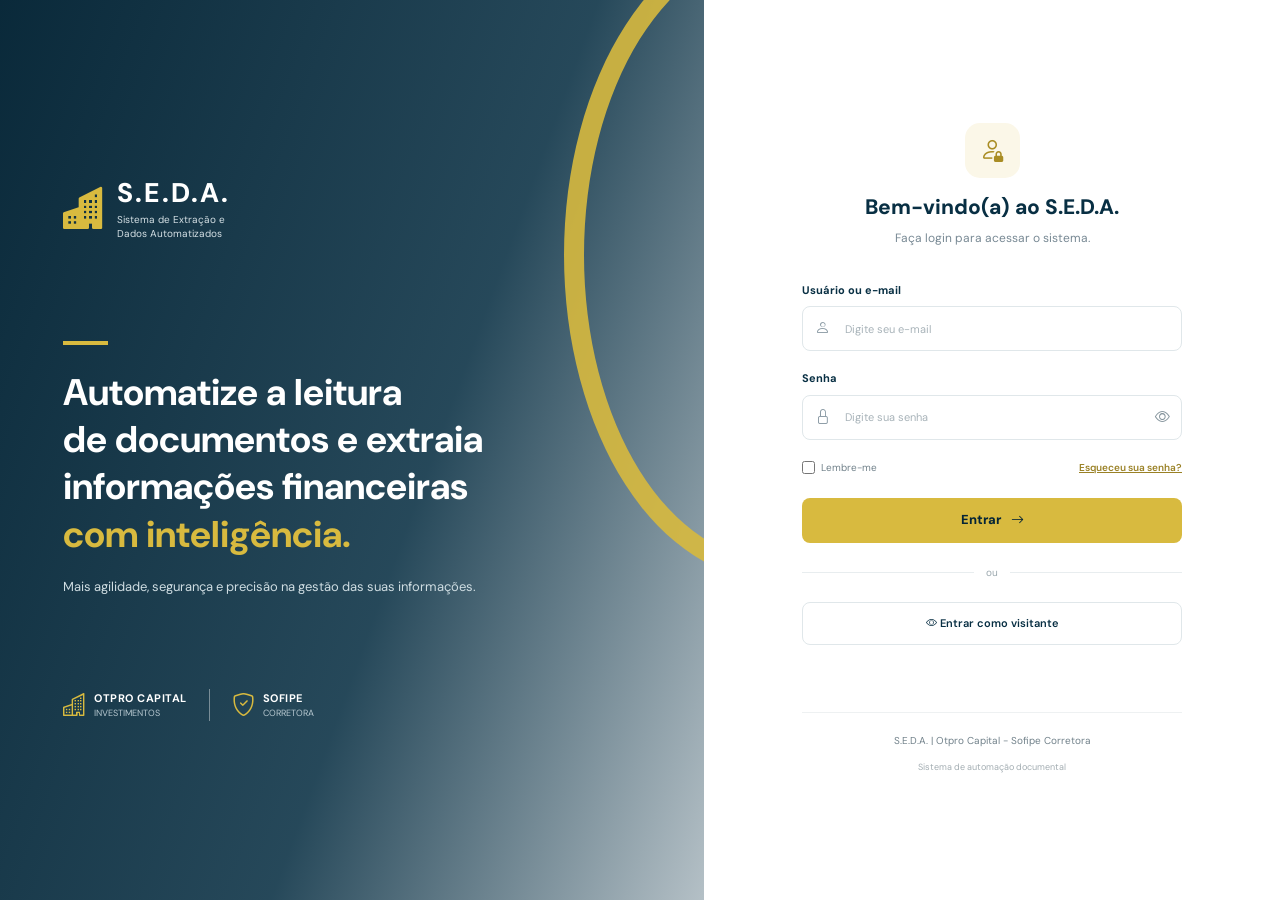
<file: frontend/index.html>
<!DOCTYPE html>
<html lang="pt-BR">

<head>
    <meta charset="UTF-8">
    <meta name="viewport" content="width=device-width, initial-scale=1.0">

    <title>S.E.D.A. | Acesso ao Sistema</title>

    <!-- Bootstrap -->
    <link href="https://cdn.jsdelivr.net/npm/bootstrap@5.3.3/dist/css/bootstrap.min.css" rel="stylesheet">

    <!-- Bootstrap Icons -->
    <link href="https://cdn.jsdelivr.net/npm/bootstrap-icons@1.11.3/font/bootstrap-icons.min.css" rel="stylesheet">

    <!-- Google Fonts -->
    <link rel="preconnect" href="https://fonts.googleapis.com">
    <link href="https://fonts.googleapis.com/css2?family=DM+Sans:wght@400;500;600;700;800&display=swap" rel="stylesheet">

    <!-- CSS -->
    <link rel="stylesheet" href="./css/style.css">
</head>

<body>

    <main class="login-container">

        <!-- LADO ESQUERDO -->
        <section class="brand-section">

            <div class="brand-content">

                <div class="brand-logo">
                    <div class="logo-icon">
                        <i class="bi bi-buildings-fill"></i>
                    </div>

                    <div>
                        <h2>S.E.D.A.</h2>
                        <p>Sistema de Extração e<br>Dados Automatizados</p>
                    </div>
                </div>

                <div class="brand-message">
                    <span class="gold-line"></span>

                    <h1>
                        Automatize a leitura<br>
                        de documentos e extraia<br>
                        informações financeiras<br>
                        <span>com inteligência.</span>
                    </h1>

                    <p>
                        Mais agilidade, segurança e precisão
                        na gestão das suas informações.
                    </p>
                </div>

                <div class="brand-companies">
                    <div class="company-name">
                        <i class="bi bi-buildings"></i>
                        <span>
                            <strong>OTPRO CAPITAL</strong>
                            <small>Investimentos</small>
                        </span>
                    </div>

                    <div class="company-divider"></div>

                    <div class="company-name">
                        <i class="bi bi-shield-check"></i>
                        <span>
                            <strong>SOFIPE</strong>
                            <small>Corretora</small>
                        </span>
                    </div>
                </div>

            </div>

            <div class="image-overlay"></div>

        </section>


        <!-- LADO DIREITO -->
        <section class="form-section">

            <div class="login-card">

                <div class="mobile-logo">
                    <i class="bi bi-buildings-fill"></i>
                    <strong>S.E.D.A.</strong>
                </div>

                <div class="login-heading">

                    <div class="welcome-icon">
                        <i class="bi bi-person-lock"></i>
                    </div>

                    <h2>Bem-vindo(a) ao S.E.D.A.</h2>

                    <p>
                        Faça login para acessar o sistema.
                    </p>

                </div>


                <!-- FORMULÁRIO -->
                <form id="loginForm">

                    <div class="form-group">

                        <label for="email">
                            Usuário ou e-mail
                        </label>

                        <div class="input-container">

                            <i class="bi bi-person"></i>

                            <input
                                type="email"
                                id="email"
                                placeholder="Digite seu e-mail"
                                required
                            >

                        </div>

                    </div>


                    <div class="form-group">

                        <label for="password">
                            Senha
                        </label>

                        <div class="input-container">

                            <i class="bi bi-lock"></i>

                            <input
                                type="password"
                                id="password"
                                placeholder="Digite sua senha"
                                required
                            >

                            <button
                                type="button"
                                class="password-toggle"
                                id="togglePassword"
                                aria-label="Mostrar senha"
                            >
                                <i class="bi bi-eye"></i>
                            </button>

                        </div>

                    </div>


                    <div class="login-options">

                        <label class="remember-label">
                            <input type="checkbox" id="remember">
                            <span>Lembre-me</span>
                        </label>

                        <a href="#" id="forgotPassword">
                            Esqueceu sua senha?
                        </a>

                    </div>


                    <button type="submit" class="btn-login">
                        Entrar
                        <i class="bi bi-arrow-right"></i>
                    </button>


                    <div class="divider">
                        <span>ou</span>
                    </div>


                    <button
                        type="button"
                        class="btn-guest"
                        id="guestButton"
                    >
                        <i class="bi bi-eye"></i>
                        Entrar como visitante
                    </button>


                    <div class="login-message" id="loginMessage"></div>

                </form>


                <div class="login-footer">

                    <p>
                        S.E.D.A. | Otpro Capital - Sofipe Corretora
                    </p>

                    <span>
                        Sistema de automação documental
                    </span>

                </div>

            </div>

        </section>

    </main>


    <!-- JAVASCRIPT -->
    <script src="./js/script.js"></script>

</body>
</html>
</file>
<file: frontend/css/style.css>
/* =====================================
   ESTILOS DA TELA DE LOGIN
===================================== */

* {
    margin: 0;
    padding: 0;
    box-sizing: border-box;
}

:root {
    --navy: #082F43;
    --navy-dark: #052536;
    --navy-light: #174A61;

    --gold: #D8BA3F;
    --gold-light: #E8D477;

    --white: #FFFFFF;
    --gray: #788994;
}

body {
    font-family: "DM Sans", sans-serif;
    background: #F2F5F6;
    min-height: 100vh;
}


/* =====================================
   ESTRUTURA PRINCIPAL
===================================== */

.login-container {
    width: 100%;
    min-height: 100vh;

    display: grid;
    grid-template-columns: 1.1fr 0.9fr;

    background: white;
}


/* =====================================
   LADO ESQUERDO
===================================== */

.brand-section {
    position: relative;
    overflow: hidden;

    display: flex;
    align-items: center;

    padding: 55px 9%;

    color: white;

    background:
        linear-gradient(
            110deg,
            rgba(5, 37, 54, 0.98),
            rgba(8, 47, 67, 0.88) 58%,
            rgba(8, 47, 67, 0.3)
        ),
        url("https://images.unsplash.com/photo-1521737711867-e3b97375f902?auto=format&fit=crop&w=1400&q=85");

    background-position: center;
    background-size: cover;
}


/* Detalhe dourado */

.brand-section::before {
    content: "";

    position: absolute;

    width: 420px;
    height: 650px;

    right: -280px;
    top: -70px;

    border: 20px solid var(--gold);

    border-radius: 50%;

    opacity: 0.9;
}


/* CONTEÚDO */

.brand-content {
    position: relative;
    z-index: 2;

    width: 100%;
    max-width: 520px;
}


/* LOGO */

.brand-logo {
    display: flex;
    align-items: center;
    gap: 12px;

    margin-bottom: 100px;
}

.logo-icon {
    font-size: 42px;
    color: var(--gold);
}

.brand-logo h2 {
    font-size: 27px;
    font-weight: 800;
    letter-spacing: 2px;
    margin: 0;
}

.brand-logo p {
    font-size: 10px;
    line-height: 1.4;
    color: #D5E0E5;
    margin: 3px 0 0;
}


/* TEXTO PRINCIPAL */

.brand-message {
    max-width: 450px;
}

.gold-line {
    display: block;

    width: 45px;
    height: 4px;

    background: var(--gold);

    margin-bottom: 24px;
}

.brand-message h1 {
    font-size: clamp(24px, 3vw, 37px);
    font-weight: 700;
    line-height: 1.28;
}

.brand-message h1 span {
    color: var(--gold);
}

.brand-message p {
    color: #CFDDE2;
    font-size: 13px;
    margin-top: 18px;
    line-height: 1.7;
}


/* EMPRESAS */

.brand-companies {
    display: flex;
    align-items: center;
    gap: 22px;

    margin-top: 90px;
}

.company-name {
    display: flex;
    align-items: center;
    gap: 8px;
}

.company-name i {
    font-size: 23px;
    color: var(--gold);
}

.company-name strong,
.company-name small {
    display: block;
}

.company-name strong {
    font-size: 11px;
    letter-spacing: 0.5px;
}

.company-name small {
    font-size: 9px;
    color: #B7C8D0;
    text-transform: uppercase;
}

.company-divider {
    width: 1px;
    height: 32px;
    background: rgba(255,255,255,.4);
}


/* =====================================
   LADO DIREITO
===================================== */

.form-section {
    display: flex;
    align-items: center;
    justify-content: center;

    padding: 40px 25px;

    background: #FFFFFF;
}

.login-card {
    width: 100%;
    max-width: 380px;
}


/* CABEÇALHO DO LOGIN */

.login-heading {
    text-align: center;
    margin-bottom: 35px;
}

.welcome-icon {
    width: 55px;
    height: 55px;

    margin: 0 auto 17px;

    display: grid;
    place-items: center;

    border-radius: 15px;

    background: #FBF7E8;
    color: #A98D24;

    font-size: 25px;
}

.login-heading h2 {
    color: var(--navy);
    font-size: 21px;
    font-weight: 800;
}

.login-heading p {
    color: var(--gray);
    font-size: 12px;
}


/* =====================================
   CAMPOS DO FORMULÁRIO
===================================== */

.form-group {
    margin-bottom: 19px;
}

.form-group label {
    display: block;
    font-size: 11px;
    font-weight: 700;
    color: var(--navy);
    margin-bottom: 8px;
}

.input-container {
    position: relative;
    display: flex;
    align-items: center;
}

.input-container > i {
    position: absolute;
    left: 13px;

    color: #8A9AA4;
    font-size: 15px;
}

.input-container input {
    width: 100%;
    height: 45px;

    padding: 0 42px;

    border: 1px solid #E0E7EA;
    border-radius: 8px;

    outline: none;

    font-size: 12px;
    color: var(--navy);

    transition: 0.2s;
}

.input-container input:focus {
    border-color: var(--gold);
    box-shadow: 0 0 0 3px rgba(216,186,63,.12);
}

.input-container input::placeholder {
    color: #A8B3B9;
    font-size: 11px;
}


/* MOSTRAR SENHA */

.password-toggle {
    position: absolute;
    right: 12px;

    border: none;
    background: transparent;

    color: #87969E;
    font-size: 15px;
}


/* =====================================
   OPÇÕES DE LOGIN
===================================== */

.login-options {
    display: flex;
    justify-content: space-between;
    align-items: center;

    margin: 20px 0 23px;

    font-size: 10px;
}

.remember-label {
    display: flex;
    align-items: center;
    gap: 6px;

    color: #71818A;
}

.remember-label input {
    accent-color: var(--gold);
}

.login-options a {
    color: #9A8125;
    font-weight: 600;
}


/* =====================================
   BOTÕES
===================================== */

.btn-login {
    width: 100%;
    height: 45px;

    border: none;
    border-radius: 8px;

    background: var(--gold);
    color: var(--navy-dark);

    font-size: 13px;
    font-weight: 800;

    display: flex;
    justify-content: center;
    align-items: center;
    gap: 10px;

    cursor: pointer;

    transition: 0.2s;
}

.btn-login:hover {
    background: var(--gold-light);
    transform: translateY(-1px);
}

.divider {
    display: flex;
    align-items: center;
    gap: 12px;

    margin: 22px 0;

    color: #9BA8AE;
    font-size: 10px;
}

.divider::before,
.divider::after {
    content: "";
    height: 1px;
    background: #E8EDEF;
    flex: 1;
}

.btn-guest {
    width: 100%;
    height: 43px;

    background: white;

    border: 1px solid #E0E7EA;
    border-radius: 8px;

    color: var(--navy);

    font-size: 11px;
    font-weight: 600;

    cursor: pointer;

    transition: 0.2s;
}

.btn-guest:hover {
    background: #F6F8F9;
}


/* MENSAGEM */

.login-message {
    min-height: 20px;
    margin-top: 12px;

    text-align: center;
    font-size: 11px;
    color: #B17B24;
}


/* RODAPÉ */

.login-footer {
    margin-top: 35px;
    padding-top: 20px;

    border-top: 1px solid #EEF1F2;

    text-align: center;
}

.login-footer p {
    color: #71818A;
    font-size: 10px;
    margin-bottom: 5px;
}

.login-footer span {
    color: #A3ADB2;
    font-size: 9px;
}


/* LOGO MOBILE */

.mobile-logo {
    display: none;
}


/* =====================================
   RESPONSIVIDADE
===================================== */

@media (max-width: 900px) {

    .login-container {
        grid-template-columns: 1fr;
    }

    .brand-section {
        display: none;
    }

    .form-section {
        min-height: 100vh;
        padding: 30px 22px;
    }

    .mobile-logo {
        display: flex;
        justify-content: center;
        align-items: center;
        gap: 10px;

        color: var(--navy);
        font-size: 25px;
        margin-bottom: 35px;
    }

    .mobile-logo i {
        color: var(--gold-dark);
    }
}

@media (max-width: 400px) {

    .login-card {
        max-width: 100%;
    }

    .login-heading h2 {
        font-size: 18px;
    }

}
</file>
<file: frontend/css/dashboard.css>
/* =========================================
   S.E.D.A. - CSS DO DASHBOARD
========================================= */

:root {
    --navy: #082F43;
    --navy-dark: #062738;
    --navy-light: #164A61;

    --gold: #D8BA3F;
    --gold-hover: #C6A82F;

    --background: #F3F6F8;
    --white: #FFFFFF;

    --text: #18394B;
    --muted: #8797A1;

    --border: #E9EEF1;

    --green: #23865A;
    --red: #D9534F;

    --sidebar-width: 245px;
}

/* RESET */

* {
    margin: 0;
    padding: 0;
    box-sizing: border-box;
}

body {
    font-family: "DM Sans", sans-serif;
    background: var(--background);
    color: var(--text);
    font-size: 13px;
}

button,
select,
input,
textarea {
    font-family: inherit;
}

button {
    cursor: pointer;
}

a {
    text-decoration: none;
}

.app-container {
    min-height: 100vh;
}


/* =========================================
   MENU LATERAL
========================================= */

.sidebar {
    position: fixed;
    left: 0;
    top: 0;
    bottom: 0;

    width: var(--sidebar-width);

    display: flex;
    flex-direction: column;

    padding: 23px 15px 15px;

    background: linear-gradient(
        180deg,
        var(--navy),
        var(--navy-dark)
    );

    color: white;

    z-index: 1100;

    transition: transform .3s ease;
}


/* LOGO */

.sidebar-brand {
    display: flex;
    align-items: center;
    gap: 11px;

    padding: 0 9px 27px;

    border-bottom: 1px solid rgba(255,255,255,.12);
}

.brand-symbol {
    width: 39px;
    height: 39px;

    display: grid;
    place-items: center;

    background: rgba(216,186,63,.13);
    border: 1px solid rgba(216,186,63,.3);

    color: var(--gold);

    border-radius: 10px;

    font-size: 21px;
}

.brand-info h2 {
    font-size: 19px;
    font-weight: 800;
    letter-spacing: 1.4px;
    color: white;
    margin: 0;
}

.brand-info span {
    display: block;
    font-size: 9px;
    color: #AFC2CB;
    margin-top: 3px;
}


/* TÍTULOS DO MENU */

.menu-section-title {
    color: #8EA6B0;

    font-size: 9px;
    font-weight: 700;

    letter-spacing: 1.2px;

    padding: 24px 11px 10px;
}

.settings-title {
    padding-top: 27px;
}


/* LINKS */

.sidebar-nav {
    display: flex;
    flex-direction: column;
    gap: 5px;
}

.nav-item {
    display: flex;
    align-items: center;
    gap: 12px;

    padding: 11px 12px;

    color: #C3D2D9;

    border-radius: 8px;

    font-size: 12px;
    font-weight: 500;

    transition: all .2s;
}

.nav-item i {
    width: 17px;
    font-size: 15px;
    text-align: center;
}

.nav-item:hover {
    background: rgba(255,255,255,.08);
    color: white;
}

.nav-item.active {
    background: var(--gold);
    color: var(--navy-dark);
    font-weight: 800;

    box-shadow: 0 4px 12px rgba(0,0,0,.12);
}

.nav-number {
    margin-left: auto;

    background: rgba(255,255,255,.12);

    padding: 3px 7px;

    border-radius: 15px;

    font-size: 9px;
}

.nav-item.active .nav-number {
    background: rgba(8,47,67,.13);
}


/* PARTE INFERIOR */

.sidebar-bottom {
    margin-top: auto;
}

.company-mini {
    display: flex;
    align-items: center;
    gap: 10px;

    padding: 14px 10px;

    border-top: 1px solid rgba(255,255,255,.12);
    border-bottom: 1px solid rgba(255,255,255,.12);
}

.company-mini i {
    color: var(--gold);
    font-size: 23px;
}

.company-mini strong,
.company-mini span {
    display: block;
}

.company-mini strong {
    font-size: 10px;
    letter-spacing: .5px;
}

.company-mini span {
    color: #AFC2CB;
    font-size: 9px;
    margin-top: 3px;
}

.user-profile {
    display: flex;
    align-items: center;
    gap: 9px;

    padding: 15px 6px 2px;
}

.user-avatar,
.topbar-avatar {
    width: 34px;
    height: 34px;

    display: grid;
    place-items: center;

    border-radius: 50%;

    background: var(--gold);
    color: var(--navy);

    font-weight: 800;
    font-size: 11px;

    flex-shrink: 0;
}

.user-information {
    flex: 1;
}

.user-information strong,
.user-information span {
    display: block;
}

.user-information strong {
    font-size: 11px;
}

.user-information span {
    color: #AFC2CB;
    font-size: 9px;
    margin-top: 3px;
}

.profile-menu {
    display: none;
}

.logout-button {
    display: inline-flex;
    align-items: center;
    justify-content: center;
    min-width: 52px;
    height: 28px;
    padding: 0 10px;
    border: 1px solid rgba(216, 186, 63, 0.75);
    border-radius: 999px;
    background: rgba(216, 186, 63, 0.12);
    color: #FFFFFF;
    font-size: 11px;
    font-weight: 700;
    letter-spacing: 0.3px;
    cursor: pointer;
    transition: all .2s ease;
}

.logout-button:hover {
    background: rgba(216, 186, 63, 0.22);
    transform: translateY(-1px);
}


/* =========================================
   CONTEÚDO PRINCIPAL
========================================= */

.main-content {
    margin-left: var(--sidebar-width);
    min-height: 100vh;
}


/* =========================================
   CABEÇALHO
========================================= */

.topbar {
    height: 70px;

    background: white;

    border-bottom: 1px solid var(--border);

    display: flex;
    align-items: center;
    justify-content: space-between;

    padding: 0 32px;

    position: sticky;
    top: 0;

    z-index: 900;
}

.topbar-left,
.topbar-right {
    display: flex;
    align-items: center;
    gap: 17px;
}

.breadcrumb {
    display: flex;
    align-items: center;
    gap: 9px;

    font-size: 11px;
    color: #96A4AC;
}

.breadcrumb i {
    font-size: 9px;
}

.breadcrumb strong {
    color: var(--navy);
}

.menu-toggle {
    display: none;

    border: 0;
    background: transparent;

    color: var(--navy);

    font-size: 23px;
}

.date-information {
    display: flex;
    align-items: center;
    gap: 7px;

    color: var(--muted);
    font-size: 10px;
}

.date-information i {
    color: var(--gold-hover);
}

.notification-button {
    position: relative;

    border: 0;
    background: transparent;

    font-size: 18px;
    color: var(--navy);

    padding: 5px;
}

.notification-indicator {
    position: absolute;
    top: 4px;
    right: 4px;

    width: 7px;
    height: 7px;

    border-radius: 50%;

    background: #E45E52;

    border: 1px solid white;
}

.topbar-user {
    display: flex;
    align-items: center;
    gap: 8px;

    color: var(--navy);

    font-size: 11px;
    font-weight: 700;
}

.topbar-avatar {
    width: 29px;
    height: 29px;
    font-size: 9px;
}

.topbar-user > i {
    font-size: 9px;
    color: #91A0A8;
}


/* =========================================
   ÁREA DO DASHBOARD
========================================= */

.dashboard-content {
    max-width: 1600px;

    margin: 0 auto;

    padding: 29px 32px 20px;
}


/* TÍTULO */

.page-heading {
    display: flex;
    justify-content: space-between;
    align-items: center;

    margin-bottom: 24px;
}

.page-eyebrow {
    display: flex;
    align-items: center;
    gap: 7px;

    color: #9A8125;

    font-size: 9px;
    font-weight: 800;
    letter-spacing: 1.3px;

    margin-bottom: 7px;
}

.page-eyebrow span {
    width: 7px;
    height: 7px;

    border-radius: 50%;

    background: var(--gold);
}

.page-heading h1 {
    font-size: 25px;
    font-weight: 800;
    color: var(--navy);

    margin-bottom: 4px;
}

.page-heading p {
    color: var(--muted);
    font-size: 11px;
    margin: 0;
}

.btn-period {
    display: flex;
    align-items: center;
    gap: 9px;

    padding: 9px 13px;

    border: 1px solid var(--border);
    border-radius: 7px;

    background: white;

    color: var(--navy);

    font-size: 10px;
    font-weight: 600;
}

.btn-period:hover {
    border-color: var(--gold);
    background: #FFFEF8;
}


/* =========================================
   INDICADORES
========================================= */

.metrics-grid {
    display: grid;

    grid-template-columns: repeat(4, minmax(0, 1fr));

    gap: 15px;

    margin-bottom: 18px;
}

.metric-card {
    min-width: 0;

    padding: 17px 17px 14px;

    background: white;

    border: 1px solid var(--border);
    border-radius: 11px;

    box-shadow: 0 3px 12px rgba(8,47,67,.035);

    transition: transform .2s, box-shadow .2s;
}

.metric-card:hover {
    transform: translateY(-3px);

    box-shadow: 0 7px 20px rgba(8,47,67,.08);
}

.metric-header {
    display: flex;
    justify-content: space-between;
    align-items: center;

    margin-bottom: 13px;
}

.metric-icon {
    width: 35px;
    height: 35px;

    display: grid;
    place-items: center;

    border-radius: 9px;

    font-size: 17px;
}

.blue-icon {
    background: #EAF2F8;
    color: #32799E;
}

.gold-icon {
    background: #FBF5DE;
    color: #B3921E;
}

.green-icon {
    background: #EAF6EF;
    color: #24845A;
}

.navy-icon {
    background: #EAF0F4;
    color: var(--navy);
}

.metric-tag {
    padding: 4px 7px;

    border-radius: 20px;

    font-size: 8px;
    font-weight: 700;
}

.blue-tag {
    background: #EDF4F9;
    color: #34799A;
}

.gold-tag {
    background: #FBF5DE;
    color: #9D7D18;
}

.green-tag {
    background: #EAF6EF;
    color: #25835B;
}

.navy-tag {
    background: #EDF1F4;
    color: var(--navy);
}

.metric-card h2 {
    color: var(--navy);

    font-size: 28px;
    font-weight: 800;

    margin-bottom: 2px;
}

.metric-card > p {
    color: #627783;
    font-size: 10px;
    font-weight: 600;

    margin-bottom: 11px;
}

.metric-footer {
    display: flex;
    align-items: center;
    gap: 4px;

    font-size: 10px;
    font-weight: 800;
}

.metric-footer span {
    color: #A0ADB4;
    font-weight: 400;
    margin-left: 3px;
    font-size: 9px;
}

.positive {
    color: var(--green);
}

.warning {
    color: #B08C1D;
}


/* =========================================
   GRÁFICOS
========================================= */

.charts-grid {
    display: grid;

    grid-template-columns: 1.55fr 1fr;

    gap: 17px;

    margin-bottom: 18px;
}

.dashboard-card {
    min-width: 0;

    background: white;

    border: 1px solid var(--border);
    border-radius: 11px;

    box-shadow: 0 3px 12px rgba(8,47,67,.035);
}

.processing-card,
.status-card {
    padding: 19px 20px;
}

.card-heading {
    display: flex;
    align-items: center;
    justify-content: space-between;
    gap: 12px;
}

.card-heading h3 {
    font-size: 12px;
    font-weight: 800;
    color: var(--navy);

    margin-bottom: 4px;
}

.card-heading p {
    font-size: 9px;
    color: #95A2A9;

    margin: 0;
}

.chart-select {
    padding: 7px 9px;

    border: 1px solid var(--border);
    border-radius: 6px;

    background: white;

    color: #71838D;

    font-size: 9px;

    outline: none;
}

.chart-select:focus {
    border-color: var(--gold);
}

.chart-total {
    display: flex;
    align-items: baseline;
    gap: 7px;

    margin-top: 19px;
}

.chart-total strong {
    color: var(--navy);

    font-size: 22px;
    font-weight: 800;
}

.chart-total span {
    color: #94A2A9;
    font-size: 9px;
}

.chart-container {
    height: 180px;
    position: relative;
    margin-top: 9px;
}

.chart-container canvas {
    width: 100% !important;
    height: 100% !important;
}


/* GRÁFICO CIRCULAR */

.more-button {
    width: 29px;
    height: 29px;

    border: 0;
    border-radius: 6px;

    color: #7D909A;
    background: #F5F7F8;

    font-size: 16px;
}

.status-chart-content {
    display: flex;
    align-items: center;
    justify-content: center;
    gap: 27px;

    min-height: 220px;
}

.donut-container {
    width: 155px;
    height: 155px;

    position: relative;
    flex-shrink: 0;
}

.donut-container canvas {
    width: 100% !important;
    height: 100% !important;
}

.donut-center {
    position: absolute;
    inset: 0;

    display: flex;
    flex-direction: column;

    align-items: center;
    justify-content: center;

    pointer-events: none;
}

.donut-center strong {
    font-size: 23px;
    font-weight: 800;
    color: var(--navy);
}

.donut-center span {
    color: #95A2A9;
    font-size: 9px;
}

.chart-legend {
    display: flex;
    flex-direction: column;
    gap: 16px;
}

.legend-item {
    display: grid;

    grid-template-columns: 9px 1fr auto;

    align-items: center;
    gap: 8px;

    color: #71838D;
    font-size: 9px;
    white-space: nowrap;
}

.legend-item strong {
    color: var(--navy);
    font-size: 10px;
}

.legend-color {
    width: 8px;
    height: 8px;
    border-radius: 50%;
}

.approved-color {
    background: #23865A;
}

.pending-color {
    background: var(--gold);
}

.rejected-color {
    background: var(--navy);
}

.status-footer {
    border-top: 1px solid #EFF2F4;

    padding-top: 11px;

    color: #99A6AD;
    font-size: 9px;
}

.status-footer i {
    color: var(--gold);
    margin-right: 5px;
}


/* =========================================
   DOCUMENTOS RECENTES
========================================= */

.recent-documents {
    padding: 19px 20px 0;
    overflow: hidden;
}

.recent-heading {
    margin-bottom: 16px;
}

.view-all {
    color: #A58A27;
    font-size: 10px;
    font-weight: 700;
}

.view-all:hover {
    color: var(--navy);
}

.documents-table {
    min-width: 650px;
    margin: 0;
}

.documents-table thead th {
    padding: 11px 10px;

    color: #8999A2;

    font-size: 9px;
    font-weight: 700;

    background: #F8FAFB;

    border-bottom: 1px solid var(--border);
}

.documents-table tbody td {
    padding: 12px 10px;

    color: #6C808B;

    font-size: 10px;

    border-bottom: 1px solid #F0F3F4;
}

.document-name {
    display: flex;
    align-items: center;
    gap: 9px;
}

.document-icon {
    width: 33px;
    height: 34px;

    display: grid;
    place-items: center;

    border-radius: 7px;

    font-size: 17px;
}

.pdf-icon {
    color: #D25C52;
    background: #FFF0EF;
}

.image-icon {
    color: #347AA1;
    background: #EDF5FA;
}

.document-name strong,
.document-name span {
    display: block;
}

.document-name strong {
    color: #29495A;
    font-size: 10px;
}

.document-name span {
    color: #9DAAB0;
    font-size: 9px;
    margin-top: 3px;
}


/* STATUS */

.status-badge {
    display: inline-flex;
    align-items: center;
    gap: 6px;

    padding: 5px 9px;

    border-radius: 20px;

    font-size: 9px;
    font-weight: 700;
}

.status-badge > span {
    width: 6px;
    height: 6px;

    border-radius: 50%;
}

.approved-badge {
    background: #EAF6EF;
    color: #25845A;
}

.approved-badge > span {
    background: #25845A;
}

.pending-badge {
    background: #FBF5DE;
    color: #9D7D18;
}

.pending-badge > span {
    background: var(--gold);
}

.rejected-badge {
    background: #FCEEEE;
    color: #C64E4E;
}

.rejected-badge > span {
    background: #D9534F;
}


/* AÇÕES */

.action-button {
    width: 28px;
    height: 28px;

    border: 0;
    border-radius: 6px;

    color: #397A9E;
    background: #EDF5F9;
}

.action-button:hover {
    color: white;
    background: var(--navy);
}

.table-bottom {
    display: flex;
    align-items: center;
    justify-content: space-between;

    padding: 12px 0;

    color: #99A6AD;
    font-size: 9px;
}


/* =========================================
   RODAPÉ
========================================= */

.dashboard-footer {
    display: flex;
    align-items: center;
    justify-content: space-between;

    gap: 12px;

    padding: 19px 2px 5px;

    color: #9CA9AF;
    font-size: 9px;
}


/* =========================================
   RESPONSIVIDADE - TABLETS
========================================= */

@media (max-width: 1200px) {

    :root {
        --sidebar-width: 220px;
    }

    .dashboard-content {
        padding: 25px 22px;
    }

    .metrics-grid {
        gap: 10px;
    }

    .charts-grid {
        grid-template-columns: 1.3fr 1fr;
        gap: 12px;
    }

    .status-chart-content {
        gap: 15px;
    }

    .donut-container {
        width: 125px;
        height: 125px;
    }

}


/* =========================================
   RESPONSIVIDADE - MENU MOBILE
========================================= */

@media (max-width: 900px) {

    .sidebar {
        transform: translateX(-100%);
        box-shadow: 10px 0 35px rgba(0,0,0,.12);
    }

    .sidebar.open {
        transform: translateX(0);
    }

    .main-content {
        margin-left: 0;
    }

    .menu-toggle {
        display: block;
    }

    .metrics-grid {
        grid-template-columns: repeat(2, minmax(0, 1fr));
    }

    .charts-grid {
        grid-template-columns: 1fr;
    }

}


/* =========================================
   RESPONSIVIDADE - CELULARES
========================================= */

@media (max-width: 600px) {

    .topbar {
        height: 61px;
        padding: 0 14px;
    }

    .topbar-left,
    .topbar-right {
        gap: 10px;
    }

    .date-information {
        display: none;
    }

    .topbar-user span,
    .topbar-user > i {
        display: none;
    }

    .breadcrumb {
        font-size: 10px;
    }

    .dashboard-content {
        padding: 21px 13px;
    }

    .page-heading {
        align-items: flex-start;
        flex-direction: column;
        gap: 13px;
    }

    .page-heading h1 {
        font-size: 23px;
    }

    .btn-period {
        font-size: 9px;
    }

    .metrics-grid {
        gap: 9px;
    }

    .metric-card {
        padding: 13px 11px;
    }

    .metric-card h2 {
        font-size: 24px;
    }

    .metric-card > p {
        min-height: 25px;
        line-height: 1.3;
    }

    .metric-tag {
        display: none;
    }

    .metric-footer span {
        display: none;
    }

    .processing-card,
    .status-card {
        padding: 15px 12px;
    }

    .chart-select {
        max-width: 115px;
    }

    .chart-container {
        height: 175px;
    }

    .status-chart-content {
        gap: 15px;
    }

    .donut-container {
        width: 125px;
        height: 125px;
    }

    .chart-legend {
        gap: 13px;
    }

    .recent-documents {
        padding: 15px 12px 0;
    }

    .recent-heading {
        align-items: flex-start;
    }

    .table-bottom {
        gap: 7px;
        flex-direction: column;
        align-items: flex-start;
    }

    .dashboard-footer {
        flex-direction: column;
        align-items: flex-start;
        line-height: 1.6;
    }

}
</file>
<file: frontend/css/conferencia.css>
/* =========================================
   S.E.D.A. - CONFERÊNCIA
   Identidade visual: Azul-marinho e dourado
========================================= */

:root {
    --navy: #082f43;
    --navy-dark: #062738;
    --navy-light: #10465c;
    --gold: #dfbd36;
    --gold-dark: #b99116;
    --gold-hover: #c6a82f;
    --background: #f1f4f7;
    --white: #ffffff;
    --text: #102f42;
    --muted: #8295a7;
    --border: #e1e8ed;
    --green: #21875c;
    --red: #dc5555;
    --sidebar-width: 245px;
    --shadow: 0 5px 20px rgba(8, 47, 67, 0.045);
}

* {
    margin: 0;
    padding: 0;
    box-sizing: border-box;
}

body {
    font-family: 'DM Sans', sans-serif;
    background: var(--background);
    color: var(--text);
    font-size: 13px;
}

button,
input,
textarea,
select {
    font-family: inherit;
}

button {
    cursor: pointer;
}

[hidden] {
    display: none !important;
}


/* =========================================
   ESTRUTURA PRINCIPAL
========================================= */

.app-container {
    min-height: 100vh;
}


/* =========================================
   MENU LATERAL
========================================= */

.sidebar {
    position: fixed;
    left: 0;
    top: 0;
    bottom: 0;
    width: 245px;
    display: flex;
    flex-direction: column;
    padding: 23px 15px 15px;
    background: linear-gradient(180deg, var(--navy), var(--navy-dark));
    color: white;
    z-index: 1100;
    transition: transform .3s ease;
}

.sidebar-brand {
    display: flex;
    align-items: center;
    gap: 11px;
    padding: 0 9px 27px;
    border-bottom: 1px solid rgba(255,255,255,.12);
}

.brand-icon {
    width: 39px;
    height: 39px;
    display: grid;
    place-items: center;
    background: rgba(216,186,63,.13);
    border: 1px solid rgba(216,186,63,.3);
    color: var(--gold);
    border-radius: 10px;
    font-size: 21px;
}

.sidebar-brand h2 {
    font-size: 19px;
    font-weight: 800;
    letter-spacing: 1.4px;
    color: white;
    margin: 0;
}

.sidebar-brand p {
    display: block;
    font-size: 9px;
    color: #AFC2CB;
    margin: 3px 0 0;
    line-height: 1.5;
}

.sidebar-section {
    color: #8EA6B0;
    font-size: 9px;
    font-weight: 700;
    letter-spacing: 1.2px;
    padding: 24px 11px 10px;
}

.sidebar-nav {
    display: flex;
    flex-direction: column;
    gap: 5px;
}

.nav-item {
    display: flex;
    align-items: center;
    gap: 12px;
    padding: 11px 12px;
    color: #C3D2D9;
    border-radius: 8px;
    font-size: 12px;
    font-weight: 500;
    transition: all .2s;
    min-height: auto;
}

.nav-item i {
    width: 17px;
    font-size: 15px;
    text-align: center;
}

.nav-item:hover {
    background: rgba(255,255,255,.08);
    color: white;
}

.nav-item.active {
    background: var(--gold);
    color: var(--navy-dark);
    font-weight: 800;
    box-shadow: 0 4px 12px rgba(0,0,0,.12);
}

.nav-count {
    margin-left: auto;
    background: rgba(255,255,255,.12);
    border-radius: 15px;
    padding: 3px 7px;
    font-size: 9px;
}

.nav-item.active .nav-count {
    background: rgba(8,47,67,.13);
}

.settings-title {
    padding-top: 27px;
}

.sidebar-bottom {
    margin-top: auto;
}

.company-brand {
    display: flex;
    align-items: center;
    gap: 10px;
    padding: 14px 10px;
    border-top: 1px solid rgba(255,255,255,.12);
    border-bottom: 1px solid rgba(255,255,255,.12);
}

.company-brand > i {
    font-size: 23px;
    color: var(--gold);
}

.company-brand strong,
.company-brand small {
    display: block;
}

.company-brand strong {
    font-size: 10px;
    letter-spacing: .5px;
}

.company-brand small {
    color: #AFC2CB;
    font-size: 9px;
    margin-top: 3px;
}

.user-profile {
    display: flex;
    align-items: center;
    gap: 9px;
    padding: 15px 6px 2px;
}

.user-avatar {
    width: 34px;
    height: 34px;
    min-width: 34px;
    display: grid;
    place-items: center;
    border-radius: 50%;
    background: var(--gold);
    color: var(--navy);
    font-weight: 800;
    font-size: 11px;
}

.user-profile strong,
.user-profile small {
    display: block;
}

.user-profile strong {
    font-size: 11px;
}

.user-profile small {
    color: #AFC2CB;
    font-size: 9px;
    margin-top: 3px;
}

.user-profile > i {
    margin-left: auto;
    font-size: 18px;
    color: #B4C6CE;
}


/* =========================================
   ÁREA PRINCIPAL
========================================= */

.main-content {
    margin-left: 245px;
    min-height: 100vh;
}

.topbar {
    height: 70px;
    background: white;
    border-bottom: 1px solid var(--border);
    display: flex;
    align-items: center;
    justify-content: space-between;
    padding: 0 32px;
    position: sticky;
    top: 0;
    z-index: 900;
}

.breadcrumb-area {
    display: flex;
    align-items: center;
    gap: 14px;
    color: var(--muted);
}

.breadcrumb-area i {
    font-size: 11px;
}

.breadcrumb-area strong {
    color: var(--text);
}

.topbar-right {
    display: flex;
    align-items: center;
    gap: 27px;
}

.current-date {
    color: var(--muted);
    display: flex;
    align-items: center;
    gap: 8px;
}

.current-date i {
    color: var(--gold-dark);
    font-size: 16px;
}

.notification-button {
    border: none;
    background: none;
    font-size: 22px;
    color: var(--navy);
    position: relative;
}

.notification-dot {
    width: 7px;
    height: 7px;
    background: #e85d55;
    border-radius: 50%;
    position: absolute;
    right: 1px;
    top: 1px;
}

.top-user {
    display: flex;
    align-items: center;
    gap: 10px;
}

.top-user .user-avatar {
    width: 39px;
    height: 39px;
    min-width: 39px;
    font-size: 12px;
}

.top-user strong {
    font-size: 13px;
}

.menu-toggle {
    display: none;
    border: none;
    background: transparent;
    color: var(--navy);
    font-size: 25px;
}


/* =========================================
   CONTEÚDO
========================================= */

.page-content {
    max-width: 1600px;
    margin: 0 auto;
    padding: 29px 32px 20px;
}

.page-heading {
    display: flex;
    align-items: center;
    justify-content: space-between;
    gap: 15px;
    margin-bottom: 24px;
}

.section-label {
    display: flex;
    align-items: center;
    gap: 7px;
    color: #9A8125;
    font-size: 9px;
    font-weight: 800;
    letter-spacing: 1.3px;
    margin-bottom: 7px;
}

.label-dot {
    width: 7px;
    height: 7px;
    background: var(--gold);
    border-radius: 50%;
}

.page-heading h1 {
    font-size: 25px;
    font-weight: 800;
    color: var(--navy);
    margin-bottom: 4px;
}

.page-heading p {
    color: var(--muted);
    margin: 0;
    font-size: 11px;
}

.pending-indicator {
    background: white;
    border: 1px solid var(--border);
    border-radius: 7px;
    padding: 9px 13px;
    display: flex;
    align-items: center;
    gap: 9px;
    white-space: nowrap;
    font-size: 10px;
}

.pending-indicator i {
    color: var(--gold-dark);
    font-size: 19px;
}

.pending-indicator strong {
    font-size: 13px;
}


/* =========================================
   SELEÇÃO DO DOCUMENTO
========================================= */

.selection-card {
    background: white;
    border: 1px solid var(--border);
    border-radius: 11px;
    padding: 20px 22px;
    display: flex;
    align-items: end;
    justify-content: space-between;
    gap: 20px;
    margin-bottom: 19px;
    box-shadow: 0 3px 12px rgba(8,47,67,.035);
}

.selection-field {
    flex: 1;
    max-width: 610px;
}

.selection-field label {
    display: block;
    font-weight: 700;
    margin-bottom: 8px;
    font-size: 12px;
}

.selection-field .form-select {
    height: 42px;
    border-color: #dce5eb;
    border-radius: 8px;
    color: var(--text);
    box-shadow: none;
    font-size: 12px;
}

.selection-field .form-select:focus {
    border-color: var(--gold);
    box-shadow: 0 0 0 3px rgba(223,189,54,.12);
}

.document-status {
    padding: 10px 14px;
    border-radius: 8px;
    background: #fff5d9;
    color: #a4770d;
    font-size: 11px;
    font-weight: 700;
    white-space: nowrap;
    display: flex;
    align-items: center;
    gap: 9px;
}

.status-dot {
    width: 9px;
    height: 9px;
    border-radius: 50%;
    background: #d8a81c;
}

.document-status.approved {
    background: #e8f6ee;
    color: var(--green);
}

.document-status.rejected {
    background: #fff0f0;
    color: var(--red);
}


/* =========================================
   PAINÉIS
========================================= */

.conference-grid {
    display: grid;
    grid-template-columns: minmax(0, 1.12fr) minmax(0, .88fr);
    align-items: start;
    gap: 22px;
}

.panel-card {
    background: white;
    border: 1px solid var(--border);
    border-radius: 11px;
    overflow: hidden;
    box-shadow: 0 3px 12px rgba(8,47,67,.035);
    min-width: 0;
}

.panel-header {
    min-height: 70px;
    padding: 16px 18px;
    display: flex;
    justify-content: space-between;
    align-items: center;
    gap: 15px;
    border-bottom: 1px solid var(--border);
}

.panel-title {
    display: flex;
    align-items: center;
    gap: 13px;
    min-width: 0;
}

.panel-title > i {
    font-size: 22px;
    color: var(--gold-dark);
}

.panel-title h2 {
    font-size: 17px;
    font-weight: 800;
    margin: 0 0 5px;
}

.panel-title p {
    color: var(--muted);
    font-size: 12px;
    margin: 0;
}

.btn-outline-custom {
    display: flex;
    align-items: center;
    gap: 8px;
    border: 1px solid var(--border);
    border-radius: 9px;
    padding: 12px 15px;
    font-size: 12px;
    font-weight: 700;
    color: var(--navy);
    white-space: nowrap;
    cursor: pointer;
    transition: .2s;
}

.btn-outline-custom:hover {
    border-color: var(--gold);
    background: #fffaf0;
}


/* =========================================
   INFORMAÇÕES DO ARQUIVO
========================================= */

.file-information {
    padding: 13px 22px;
    background: #fbfcfd;
    border-bottom: 1px solid var(--border);
    display: flex;
    align-items: center;
    justify-content: space-between;
    gap: 12px;
}

.file-name-area {
    display: flex;
    align-items: center;
    gap: 11px;
    min-width: 0;
}

.file-name-area > i {
    font-size: 23px;
    color: #d65d50;
}

.file-name-area strong,
.file-name-area small {
    display: block;
    overflow-wrap: anywhere;
}

.file-name-area strong {
    font-size: 12px;
}

.file-name-area small {
    font-size: 10px;
    color: var(--muted);
    margin-top: 3px;
}

.download-file {
    color: var(--navy);
    text-decoration: none;
    font-size: 12px;
    font-weight: 700;
    white-space: nowrap;
}


/* =========================================
   FERRAMENTAS DE VISUALIZAÇÃO
========================================= */

.viewer-toolbar {
    min-height: 51px;
    padding: 9px 20px;
    border-bottom: 1px solid var(--border);
    display: flex;
    justify-content: space-between;
    align-items: center;
}

.viewer-label {
    color: var(--muted);
    font-size: 12px;
    font-weight: 600;
    display: flex;
    align-items: center;
    gap: 8px;
}

.zoom-controls {
    display: flex;
    align-items: center;
    gap: 8px;
}

.zoom-controls button {
    width: 30px;
    height: 30px;
    border: 1px solid var(--border);
    background: white;
    border-radius: 7px;
    color: var(--navy);
}

.zoom-controls button:hover {
    background: #fff8df;
    border-color: var(--gold);
}

.zoom-controls span {
    font-size: 11px;
    font-weight: 700;
    min-width: 42px;
    text-align: center;
}


/* =========================================
   VISUALIZADOR
========================================= */

.document-viewer {
    height: 690px;
    overflow: auto;
    background: #eef2f5;
    padding: 24px 15px;
    position: relative;
}

.preview-transform {
    width: 100%;
    min-height: 100%;
    transform-origin: top center;
    transition: transform .15s ease;
}

.preview-transform iframe {
    display: block;
    width: 100%;
    height: 640px;
    border: none;
    background: white;
}

.preview-transform img {
    display: block;
    max-width: 100%;
    max-height: 900px;
    height: auto;
    width: auto;
    margin: 0 auto;
    object-fit: contain;
}

.preview-placeholder {
    text-align: center;
    width: 100%;
}

.pdf-placeholder-icon {
    color: #d75c52;
    font-size: 40px;
    display: block;
    margin-bottom: 15px;
}

.preview-placeholder h3 {
    font-size: 19px;
    font-weight: 800;
}

.preview-placeholder > p {
    color: var(--muted);
    margin-bottom: 25px;
}

.sample-document {
    width: 100%;
    max-width: 525px;
    min-height: 440px;
    background: white;
    padding: 35px 32px;
    margin: auto;
    text-align: left;
    box-shadow: 0 4px 18px rgba(0,0,0,.08);
    transform-origin: top center;
}

.sample-bank strong,
.sample-bank span {
    display: block;
}

.sample-bank strong {
    color: #21548c;
    font-size: 22px;
}

.sample-bank span {
    color: #21548c;
    font-weight: 800;
    font-size: 11px;
    margin-top: 8px;
}

.sample-document hr {
    margin: 23px 0;
    border-color: #e2e7eb;
}

.sample-info p {
    font-size: 12px;
    margin-bottom: 12px;
    color: #53697a;
}

.sample-table {
    margin-top: 30px;
}

.sample-table > div {
    display: flex;
    justify-content: space-between;
    padding: 12px 5px;
    border-bottom: 1px solid #e8edf1;
    font-size: 11px;
    gap: 12px;
}

.sample-table > div:first-child {
    color: var(--navy);
}

.sample-total {
    margin-top: 22px;
    padding: 16px;
    background: #f1f5f8;
    display: flex;
    justify-content: space-between;
    font-size: 13px;
}

.viewer-footer {
    padding: 13px 19px;
    border-top: 1px solid var(--border);
    color: var(--muted);
    font-size: 11px;
}

.viewer-footer i {
    color: var(--gold-dark);
    margin-right: 6px;
}


/* =========================================
   PAINEL DE EXTRAÇÃO
========================================= */

.data-header {
    align-items: center;
}

.ai-badge {
    padding: 8px 10px;
    background: #fff6dc;
    color: #a67d12;
    border-radius: 20px;
    font-size: 9px;
    font-weight: 800;
    white-space: nowrap;
}

.extraction-summary {
    background: #f7fafb;
    padding: 14px 21px;
    display: flex;
    justify-content: space-between;
    align-items: center;
    border-bottom: 1px solid var(--border);
}

.extraction-summary div {
    display: flex;
    align-items: center;
    gap: 9px;
    color: var(--green);
    font-size: 12px;
    font-weight: 700;
}

.extraction-summary strong {
    font-size: 11px;
    color: var(--navy);
}

#conferenceForm {
    padding: 20px 22px 22px;
}

.extracted-field {
    margin-bottom: 18px;
}

.field-heading {
    display: flex;
    justify-content: space-between;
    align-items: center;
    gap: 10px;
    margin-bottom: 8px;
}

.field-heading label {
    font-size: 12px;
    font-weight: 700;
}

.confidence {
    border-radius: 20px;
    padding: 5px 8px;
    font-size: 9px;
    font-weight: 800;
    white-space: nowrap;
}

.confidence.high {
    background: #e7f5ed;
    color: #21875c;
}

.confidence.medium {
    background: #fff4d9;
    color: #ae7e0b;
}

.input-icon {
    position: relative;
}

.input-icon > i {
    position: absolute;
    left: 13px;
    top: 50%;
    transform: translateY(-50%);
    color: #91a3b0;
    font-size: 15px;
    z-index: 2;
}

.input-icon .form-control {
    padding-left: 40px;
}

#conferenceForm .form-control {
    min-height: 45px;
    border: 1px solid #dce5eb;
    border-radius: 8px;
    color: var(--text);
    font-size: 12px;
    box-shadow: none;
}

#conferenceForm .form-control:focus {
    border-color: var(--gold);
    box-shadow: 0 0 0 3px rgba(223,189,54,.12);
}

#conferenceForm textarea {
    resize: vertical;
    min-height: 85px;
    padding: 12px;
}

.field-warning {
    display: block;
    margin-top: 7px;
    color: #b18519;
    font-size: 10px;
}

.field-warning i {
    margin-right: 4px;
}


/* =========================================
   BOTÕES DE AÇÃO
========================================= */

.action-buttons {
    display: flex;
    gap: 10px;
    margin-top: 26px;
}

.btn-reject,
.btn-approve,
.btn-cancel {
    min-height: 47px;
    border: none;
    border-radius: 9px;
    padding: 12px 16px;
    font-size: 12px;
    font-weight: 800;
    transition: .2s;
}

.btn-reject {
    background: #fff0f0;
    color: #d34d4d;
    border: 1px solid #f2d5d5;
}

.btn-reject:hover {
    background: #fce0e0;
}

.btn-approve {
    background: var(--gold);
    color: var(--navy);
}

.btn-approve:hover {
    background: #d1ad27;
}

.btn-approve:disabled,
.btn-reject:disabled {
    cursor: not-allowed;
    opacity: .45;
}

.action-buttons .btn-reject {
    flex: .8;
}

.action-buttons .btn-approve {
    flex: 1.5;
}

.btn-cancel {
    background: #edf1f4;
    color: var(--text);
}


/* =========================================
   MODAIS
========================================= */

.custom-modal,
.result-modal {
    border: none;
    border-radius: 16px;
    overflow: hidden;
}

.custom-modal .modal-header {
    border-bottom: 1px solid var(--border);
    padding: 20px;
}

.custom-modal .modal-title {
    font-size: 16px;
    font-weight: 800;
    color: var(--navy);
}

.custom-modal .modal-title i {
    color: var(--red);
    margin-right: 8px;
}

.custom-modal .modal-body {
    padding: 22px;
}

.custom-modal .modal-body p {
    color: var(--muted);
    font-size: 13px;
}

.custom-modal .form-control {
    border-color: var(--border);
    box-shadow: none;
}

.custom-modal .form-control:focus {
    border-color: var(--gold);
}

.custom-modal .modal-footer {
    border-top: 1px solid var(--border);
}

.result-modal .modal-body {
    padding: 38px 25px;
}

.result-icon {
    color: var(--green);
    font-size: 53px;
    margin-bottom: 17px;
}

.result-icon.rejected {
    color: var(--red);
}

.result-modal h3 {
    font-size: 21px;
    font-weight: 800;
    color: var(--navy);
}

.result-modal p {
    font-size: 13px;
    color: var(--muted);
    margin: 12px 0 24px;
}

.result-close {
    min-width: 150px;
}


/* =========================================
   NOTIFICAÇÕES
========================================= */

.app-toast {
    background: white;
    color: var(--navy);
    border: 1px solid var(--border);
    border-radius: 10px;
    box-shadow: 0 5px 20px rgba(0,0,0,.1);
}

.app-toast .toast-body {
    display: flex;
    gap: 10px;
    align-items: center;
    font-size: 12px;
}

.app-toast i {
    color: var(--green);
    font-size: 17px;
}


/* =========================================
   RODAPÉ
========================================= */

.page-footer {
    background: white;
    border-top: 1px solid var(--border);
    padding: 20px;
    text-align: center;
    color: var(--muted);
    font-size: 11px;
}

.page-footer span {
    display: block;
    margin-top: 5px;
    font-size: 10px;
}


/* =========================================
   RESPONSIVIDADE - TABLET
========================================= */

@media (max-width: 1100px) {

    .sidebar {
        width: 245px;
        min-width: 245px;
        padding-left: 15px;
        padding-right: 15px;
    }

    .page-content {
        padding: 28px 20px;
    }

    .conference-grid {
        grid-template-columns: 1fr;
    }

    .document-viewer {
        height: 600px;
    }

}


/* =========================================
   RESPONSIVIDADE - CELULAR
========================================= */

@media (max-width: 700px) {

    .main-content {
        margin-left: 0;
    }

    .sidebar {
        position: fixed;
        left: -290px;
        top: 0;
        bottom: 0;
        width: 275px;
        min-width: 275px;
        z-index: 1050;
        transition: left .25s ease;
        overflow-y: auto;
    }

    .sidebar.open {
        left: 0;
    }

    .topbar {
        height: 70px;
        padding: 0 15px;
        gap: 12px;
    }

    .menu-toggle {
        display: block;
    }

    .breadcrumb-area {
        margin-right: auto;
        font-size: 12px;
    }

    .topbar-right {
        gap: 12px;
    }

    .current-date {
        display: none;
    }

    .top-user strong {
        display: none;
    }

    .top-user .user-avatar {
        width: 34px;
        height: 34px;
        min-width: 34px;
    }

    .page-content {
        padding: 25px 13px;
    }

    .page-heading {
        flex-direction: column;
        align-items: flex-start;
    }

    .pending-indicator {
        width: 100%;
        justify-content: center;
    }

    .selection-card {
        flex-direction: column;
        align-items: stretch;
        padding: 18px;
    }

    .selection-field {
        max-width: 100%;
    }

    .document-status {
        justify-content: center;
    }

    .panel-header {
        padding: 16px;
        flex-wrap: wrap;
    }

    .panel-title h2 {
        font-size: 15px;
    }

    .panel-title p {
        font-size: 11px;
    }

    .btn-outline-custom {
        padding: 10px;
    }

    .document-viewer {
        height: 480px;
        padding: 18px 10px;
    }

    .preview-transform iframe {
        height: 440px;
    }

    .sample-document {
        padding: 23px 18px;
    }

    .sample-bank strong {
        font-size: 18px;
    }

    .viewer-toolbar {
        padding: 10px;
    }

    .viewer-label {
        font-size: 10px;
    }

    .zoom-controls {
        gap: 5px;
    }

    #conferenceForm {
        padding: 18px 15px;
    }

    .field-heading {
        align-items: flex-start;
    }

    .action-buttons {
        flex-direction: column;
    }

    .action-buttons .btn-reject,
    .action-buttons .btn-approve {
        width: 100%;
        flex: auto;
    }

}


/* =========================================
   TELAS MUITO PEQUENAS
========================================= */

@media (max-width: 380px) {

    .breadcrumb-area {
        gap: 6px;
    }

    .breadcrumb-area span {
        display: none;
    }

    .ai-badge {
        font-size: 8px;
    }

    .field-heading {
        flex-direction: column;
        gap: 6px;
    }

    .document-viewer {
        height: 420px;
    }

}
</file>
<file: frontend/css/configuracoes.css>
:root {
    --navy: #082F43;
    --navy-dark: #062738;
    --navy-light: #164A61;

    --gold: #D8BA3F;
    --gold-hover: #C6A82F;

    --background: #F3F6F8;
    --white: #FFFFFF;

    --text: #18394B;
    --muted: #8797A1;

    --border: #E9EEF1;

    --sidebar-width: 245px;
}

* {
    margin: 0;
    padding: 0;
    box-sizing: border-box;
}

body {
    font-family: "DM Sans", sans-serif;
    background: var(--background);
    color: var(--text);
    font-size: 13px;
}

button, input {
    font: inherit;
}

.app-container {
    min-height: 100vh;
}

/* MENU LATERAL */

.sidebar {
    width: var(--sidebar-width);
    height: 100vh;
    position: fixed;
    top: 0;
    left: 0;
    z-index: 1000;
    background: linear-gradient(180deg, var(--navy), var(--navy-dark));
    color: #fff;
    padding: 23px 15px 15px;
    display: flex;
    flex-direction: column;
}

.brand {
    display: flex;
    align-items: center;
    gap: 11px;
    padding: 0 9px 27px;
    border-bottom: 1px solid rgba(255,255,255,.12);
}

.brand-icon {
    width: 39px;
    height: 39px;
    display: grid;
    place-items: center;
    background: rgba(216,186,63,.13);
    border: 1px solid rgba(216,186,63,.3);
    color: var(--gold);
    border-radius: 10px;
    font-size: 21px;
}

.brand h2 {
    font-size: 19px;
    font-weight: 800;
    letter-spacing: 1.4px;
    margin: 0;
    color: #fff;
}

.brand p {
    color: #afc2cb;
    font-size: 9px;
    line-height: 1.5;
    margin: 3px 0 0;
}

.menu-title {
    color: #8ea6b0;
    font-size: 9px;
    font-weight: 700;
    letter-spacing: 1.2px;
    padding: 24px 11px 10px;
    margin: 0;
}

.settings-title {
    padding-top: 27px;
}

.menu {
    display: flex;
    flex-direction: column;
    gap: 5px;
}

.menu a {
    display: flex;
    align-items: center;
    gap: 12px;
    padding: 11px 12px;
    color: #c3d2d9;
    text-decoration: none;
    border-radius: 8px;
    font-size: 12px;
    font-weight: 500;
    transition: all .2s;
}

.menu a i {
    width: 17px;
    font-size: 15px;
    text-align: center;
}

.menu a:hover {
    background: rgba(255,255,255,.08);
    color: #fff;
}

.menu a.active {
    color: var(--navy-dark);
    background: var(--gold);
    font-weight: 800;
    box-shadow: 0 4px 12px rgba(0,0,0,.12);
}

.sidebar-bottom {
    margin-top: auto;
}

.company {
    display: flex;
    align-items: center;
    gap: 10px;
    padding: 14px 10px;
    border-top: 1px solid rgba(255,255,255,.12);
    border-bottom: 1px solid rgba(255,255,255,.12);
}

.company > i {
    color: var(--gold);
    font-size: 23px;
}

.company strong,
.company small,
.profile strong,
.profile small {
    display: block;
}

.company strong {
    font-size: 10px;
    letter-spacing: .5px;
}

.company small {
    color: #afc2cb;
    font-size: 9px;
    margin-top: 3px;
}

.profile {
    display: flex;
    align-items: center;
    gap: 9px;
    padding: 15px 6px 2px;
}

.avatar,
.top-avatar {
    width: 34px;
    height: 34px;
    min-width: 34px;
    border-radius: 50%;
    display: grid;
    place-items: center;
    background: var(--gold);
    color: var(--navy);
    font-weight: 800;
    font-size: 11px;
    flex-shrink: 0;
}

.profile strong {
    font-size: 11px;
}

.profile small {
    color: #afc2cb;
    font-size: 9px;
    margin-top: 3px;
}

.profile > i {
    margin-left: auto;
    color: #b4c6ce;
    font-size: 18px;
}

/* CONTEÚDO PRINCIPAL */

.main-content {
    margin-left: var(--sidebar-width);
    min-height: 100vh;
}

.topbar {
    height: 70px;
    background: #fff;
    border-bottom: 1px solid var(--border);
    display: flex;
    align-items: center;
    justify-content: space-between;
    padding: 0 32px;
    position: sticky;
    top: 0;
    z-index: 900;
}

.breadcrumb {
    display: flex;
    align-items: center;
    gap: 9px;
    font-size: 11px;
    color: #96a4ac;
}

.breadcrumb span {
    color: #96a4ac;
}

.breadcrumb i {
    font-size: 9px;
    color: #96a4ac;
}

.breadcrumb strong {
    color: var(--navy);
}

.topbar-right {
    display: flex;
    align-items: center;
    gap: 17px;
}

.date-display {
    color: var(--muted);
    font-size: 10px;
    display: flex;
    align-items: center;
    gap: 7px;
    margin-right: 0;
}

.date-display i {
    color: var(--gold-hover);
}

.notification {
    font-size: 18px;
    color: var(--navy);
}

.top-avatar {
    width: 29px;
    height: 29px;
    font-size: 9px;
}

.greeting {
    font-size: 11px;
    font-weight: 700;
    color: var(--navy);
}

.greeting-arrow {
    color: #91a0a8;
    font-size: 9px;
}

.menu-toggle {
    display: none;
    border: 0;
    background: transparent;
    color: var(--navy);
    font-size: 23px;
}

.page-content {
    padding: 29px 32px 20px;
    max-width: 1600px;
    margin: auto;
}

.page-heading {
    margin-bottom: 24px;
    display: block;
}

.eyebrow {
    color: #9a8125;
    font-size: 9px;
    font-weight: 800;
    letter-spacing: 1.3px;
    margin-bottom: 7px;
}

.eyebrow span {
    display: inline-block;
    width: 7px;
    height: 7px;
    border-radius: 50%;
    background: var(--gold);
    margin-right: 7px;
}

.page-heading h1 {
    font-size: 25px;
    font-weight: 800;
    margin-bottom: 4px;
    color: var(--navy);
}

.page-heading p {
    color: var(--muted);
    font-size: 11px;
    margin: 0;
}

/* ORGANIZAÇÃO DAS CONFIGURAÇÕES */

.settings-layout {
    display: grid;
    grid-template-columns: 225px minmax(0, 1fr);
    gap: 22px;
    align-items: start;
}

.settings-menu {
    background: #fff;
    border: 1px solid #e5ebef;
    border-radius: 13px;
    padding: 12px;
    position: sticky;
    top: 20px;
}

.settings-link {
    min-height: 48px;
    display: flex;
    align-items: center;
    gap: 12px;
    padding: 0 13px;
    margin-bottom: 5px;
    border-radius: 9px;
    text-decoration: none;
    color: #617887;
    font-size: 13px;
    font-weight: 600;
    transition: .2s;
}

.settings-link:last-child {
    margin-bottom: 0;
}

.settings-link i {
    font-size: 18px;
}

.settings-link:hover {
    background: #f3f6f8;
    color: #0b3042;
}

.settings-link.active {
    background: #fff7d9;
    color: #8c7110;
}

.settings-content {
    min-width: 0;
}

.settings-card {
    background: #fff;
    border: 1px solid #e5ebef;
    border-radius: 14px;
    padding: 25px;
    margin-bottom: 20px;
    box-shadow: 0 5px 18px rgba(14,47,64,.035);
    scroll-margin-top: 20px;
}

.card-heading {
    display: flex;
    align-items: center;
    gap: 13px;
    padding-bottom: 20px;
    margin-bottom: 21px;
    border-bottom: 1px solid #edf0f2;
}

.heading-icon {
    width: 44px;
    height: 44px;
    display: grid;
    place-items: center;
    border-radius: 11px;
    background: #fff6d9;
    color: #ad8b0d;
    font-size: 21px;
    flex-shrink: 0;
}

.card-heading h2 {
    font-size: 17px;
    font-weight: 800;
    margin-bottom: 4px;
}

.card-heading p {
    color: #899ba8;
    font-size: 12px;
    margin: 0;
}

/* PERFIL E FORMULÁRIOS */

.profile-preview {
    display: flex;
    align-items: center;
    gap: 14px;
    margin-bottom: 24px;
}

.large-avatar {
    width: 58px;
    height: 58px;
    border-radius: 50%;
    display: grid;
    place-items: center;
    background: #dfbf39;
    color: #092e40;
    font-size: 18px;
    font-weight: 800;
}

.profile-preview strong,
.profile-preview span {
    display: block;
}

.profile-preview strong {
    font-size: 15px;
    margin-bottom: 4px;
}

.profile-preview span {
    color: #899ba8;
    font-size: 12px;
}

.form-grid {
    display: grid;
    grid-template-columns: repeat(2, minmax(0, 1fr));
    gap: 18px;
}

.form-field label {
    display: block;
    color: #526b7a;
    font-size: 12px;
    font-weight: 700;
    margin-bottom: 7px;
}

.form-field input {
    width: 100%;
    height: 46px;
    border: 1px solid #dfe7ec;
    border-radius: 9px;
    padding: 0 13px;
    color: #24495c;
    font-size: 13px;
    outline: none;
    transition: .2s;
}

.form-field input:focus {
    border-color: #c9ab32;
    box-shadow: 0 0 0 3px rgba(223,191,57,.12);
}

.form-field input::placeholder {
    color: #a8b5bd;
}

.full-width {
    grid-column: 1 / -1;
}

.form-actions {
    display: flex;
    justify-content: flex-end;
    margin-top: 22px;
    padding-top: 18px;
    border-top: 1px solid #edf0f2;
}

.btn-save {
    min-height: 43px;
    border: 0;
    border-radius: 9px;
    padding: 0 18px;
    background: #07364a;
    color: #fff;
    font-size: 12px;
    font-weight: 700;
    transition: .2s;
}

.btn-save:hover {
    background: #0d4a62;
}

.btn-save i {
    margin-right: 6px;
}

/* PREFERÊNCIAS */

.preference-row,
.security-item {
    display: flex;
    justify-content: space-between;
    align-items: center;
    gap: 20px;
    padding: 17px 0;
    border-bottom: 1px solid #edf0f2;
}

.preference-row:first-of-type {
    padding-top: 0;
}

.preference-row strong,
.preference-row span,
.security-item strong,
.security-item span {
    display: block;
}

.preference-row strong,
.security-item strong {
    color: #24495c;
    font-size: 13px;
    margin-bottom: 5px;
}

.preference-row > div > span,
.security-item > div > span {
    color: #899ba8;
    font-size: 11px;
}

/* BOTÃO LIGA/DESLIGA */

.switch {
    position: relative;
    display: inline-block;
    width: 43px;
    height: 24px;
    flex-shrink: 0;
}

.switch input {
    opacity: 0;
    width: 0;
    height: 0;
}

.slider {
    position: absolute;
    inset: 0;
    cursor: pointer;
    background: #cbd5db;
    border-radius: 30px;
    transition: .25s;
}

.slider::before {
    content: "";
    position: absolute;
    width: 18px;
    height: 18px;
    left: 3px;
    top: 3px;
    background: #fff;
    border-radius: 50%;
    transition: .25s;
}

.switch input:checked + .slider {
    background: #0b7654;
}

.switch input:checked + .slider::before {
    transform: translateX(19px);
}

/* SEGURANÇA */

.security-info {
    display: flex;
    align-items: flex-start;
    gap: 13px;
    background: #f2f7fa;
    border: 1px solid #e1ebf0;
    border-radius: 10px;
    padding: 16px;
    margin-bottom: 14px;
}

.security-icon {
    width: 38px;
    height: 38px;
    border-radius: 9px;
    display: grid;
    place-items: center;
    background: #e0edf4;
    color: #24627d;
    font-size: 18px;
    flex-shrink: 0;
}

.security-info strong {
    display: block;
    color: #24495c;
    font-size: 13px;
    margin-bottom: 5px;
}

.security-info p {
    color: #718795;
    font-size: 12px;
    line-height: 1.6;
    margin: 0;
}

.coming-soon {
    color: #a27d0c;
    background: #fff5d9;
    border-radius: 20px;
    padding: 7px 10px;
    font-size: 10px !important;
    font-weight: 700;
    white-space: nowrap;
}

/* SISTEMA */

.system-info {
    display: flex;
    align-items: center;
    gap: 13px;
    padding-bottom: 20px;
    border-bottom: 1px solid #edf0f2;
}

.system-logo {
    width: 52px;
    height: 52px;
    display: grid;
    place-items: center;
    background: #fff5d9;
    color: #b08e12;
    border-radius: 12px;
    font-size: 25px;
}

.system-info > div:nth-child(2) {
    flex: 1;
}

.system-info strong,
.system-info span {
    display: block;
}

.system-info strong {
    font-size: 16px;
    margin-bottom: 4px;
}

.system-info span {
    color: #899ba8;
    font-size: 11px;
}

.version-badge {
    background: #edf3f6;
    color: #456273 !important;
    border-radius: 20px;
    padding: 8px 11px;
    font-weight: 700;
    white-space: nowrap;
}

.system-details {
    display: grid;
    grid-template-columns: repeat(2, 1fr);
    gap: 18px;
    padding-top: 20px;
}

.system-details span,
.system-details strong {
    display: block;
}

.system-details span {
    color: #899ba8;
    font-size: 11px;
    margin-bottom: 5px;
}

.system-details strong {
    color: #24495c;
    font-size: 13px;
}

/* AVISO DE SALVAMENTO */

.toast-message {
    position: fixed;
    right: 25px;
    bottom: 25px;
    z-index: 2000;
    display: flex;
    align-items: center;
    gap: 10px;
    padding: 14px 19px;
    border-radius: 10px;
    background: #0b7654;
    color: #fff;
    font-size: 13px;
    font-weight: 600;
    box-shadow: 0 8px 25px rgba(0,0,0,.15);
    opacity: 0;
    transform: translateY(15px);
    pointer-events: none;
    transition: .25s;
}

.toast-message.show {
    opacity: 1;
    transform: translateY(0);
}

.toast-message i {
    font-size: 18px;
}

/* MENU MOBILE */

.sidebar-overlay {
    display: none;
}

@media (max-width: 1200px) {
    .sidebar {
        width: var(--sidebar-width);
    }

    .main-content {
        margin-left: var(--sidebar-width);
    }

    .settings-layout {
        grid-template-columns: 190px minmax(0, 1fr);
    }
}

@media (max-width: 900px) {
    .sidebar {
        transform: translateX(-100%);
        transition: transform .25s ease;
    }

    .sidebar.open {
        transform: translateX(0);
    }

    .main-content {
        margin-left: 0;
    }

    .menu-toggle {
        display: block;
    }

    .topbar {
        padding: 0 20px;
        gap: 15px;
    }

    .sidebar-overlay.show {
        display: block;
        position: fixed;
        inset: 0;
        z-index: 900;
        background: rgba(0,0,0,.35);
    }
}

@media (max-width: 700px) {
    .topbar {
        height: 70px;
    }

    .date-display,
    .greeting,
    .greeting-arrow {
        display: none;
    }

    .page-content {
        padding: 25px 15px;
    }

    .page-heading h1 {
        font-size: 25px;
    }

    .settings-layout {
        grid-template-columns: 1fr;
    }

    .settings-menu {
        position: static;
        display: flex;
        overflow-x: auto;
        gap: 5px;
    }

    .settings-link {
        min-width: max-content;
        margin: 0;
    }

    .settings-card {
        padding: 18px;
    }

    .form-grid {
        grid-template-columns: 1fr;
    }

    .full-width {
        grid-column: auto;
    }

    .system-details {
        grid-template-columns: 1fr 1fr;
    }

    .system-info {
        flex-wrap: wrap;
    }

    .version-badge {
        margin-left: 65px;
    }
}

@media (max-width: 420px) {
    .settings-menu {
        flex-wrap: wrap;
    }

    .preference-row,
    .security-item {
        align-items: flex-start;
    }

    .coming-soon {
        margin-top: 2px;
    }

    .system-details {
        grid-template-columns: 1fr;
    }

    .form-actions {
        justify-content: stretch;
    }

    .btn-save {
        width: 100%;
    }
}
</file>
<file: frontend/css/documentos.css>
/* =========================================
   S.E.D.A. - CSS DE DOCUMENTOS
========================================= */

.documents-content {
    max-width: 1600px;
    margin: auto;
    padding: 28px 32px 20px;
}


/* CABEÇALHO */

.documents-heading {
    display: flex;
    justify-content: space-between;
    align-items: center;
    gap: 15px;
    margin-bottom: 23px;
}

.documents-heading h1 {
    color: #082F43;
    font-size: 26px;
    font-weight: 800;
    margin-bottom: 5px;
}

.documents-heading p {
    color: #8797A1;
    font-size: 11px;
    margin: 0;
}

.btn-upload {
    display: flex;
    align-items: center;
    gap: 9px;
    background: #D8BA3F;
    color: #082F43;
    border: none;
    border-radius: 7px;
    padding: 11px 17px;
    font-size: 11px;
    font-weight: 800;
    transition: .2s;
}

.btn-upload:hover {
    background: #C6A82F;
    transform: translateY(-2px);
}


/* INDICADORES */

.document-metrics {
    display: grid;
    grid-template-columns: repeat(4, 1fr);
    gap: 15px;
    margin-bottom: 19px;
}

.document-metric-card {
    display: flex;
    align-items: center;
    gap: 13px;
    background: white;
    padding: 17px;
    border: 1px solid #E9EEF1;
    border-radius: 10px;
    box-shadow: 0 3px 12px rgba(8,47,67,.035);
}

.document-metric-icon {
    width: 42px;
    height: 42px;
    flex-shrink: 0;
    display: grid;
    place-items: center;
    border-radius: 10px;
    font-size: 19px;
}

.document-metric-icon.blue {
    background: #EAF2F8;
    color: #32799E;
}

.document-metric-icon.gold {
    background: #FBF5DE;
    color: #B3921E;
}

.document-metric-icon.green {
    background: #EAF6EF;
    color: #23865A;
}

.document-metric-icon.red {
    background: #FCEEEE;
    color: #D9534F;
}

.document-metric-card span {
    display: block;
    font-size: 10px;
    color: #8797A1;
    margin-bottom: 4px;
}

.document-metric-card h2 {
    font-size: 24px;
    font-weight: 800;
    color: #082F43;
    margin: 0;
}


/* UPLOAD */

.upload-card,
.documents-list-card {
    background: white;
    border: 1px solid #E9EEF1;
    border-radius: 11px;
    padding: 20px;
    margin-bottom: 19px;
    box-shadow: 0 3px 12px rgba(8,47,67,.035);
}

.upload-heading,
.documents-list-heading {
    display: flex;
    align-items: center;
    justify-content: space-between;
    gap: 12px;
    margin-bottom: 17px;
}

.upload-heading h3,
.documents-list-heading h3 {
    font-size: 13px;
    font-weight: 800;
    color: #082F43;
    margin-bottom: 5px;
}

.upload-heading h3 i {
    color: #C6A82F;
    margin-right: 7px;
}

.upload-heading p,
.documents-list-heading p {
    color: #8797A1;
    font-size: 10px;
    margin: 0;
}

.secure-label {
    color: #23865A;
    background: #EAF6EF;
    padding: 7px 10px;
    border-radius: 20px;
    font-size: 9px;
    font-weight: 700;
    white-space: nowrap;
}


/* ÁREA DE ARQUIVOS */

.upload-zone {
    min-height: 215px;
    border: 2px dashed #CBD8DE;
    border-radius: 9px;
    background: #FAFCFD;
    display: flex;
    flex-direction: column;
    align-items: center;
    justify-content: center;
    text-align: center;
    padding: 20px;
    transition: .2s;
}

.upload-zone:hover,
.upload-zone.drag-over {
    border-color: #D8BA3F;
    background: #FFFCF1;
}

.upload-icon {
    width: 49px;
    height: 49px;
    display: grid;
    place-items: center;
    background: #F8F1D7;
    color: #A98B1E;
    border-radius: 12px;
    font-size: 25px;
    margin-bottom: 12px;
}

.upload-zone h4 {
    color: #082F43;
    font-size: 13px;
    font-weight: 800;
    margin-bottom: 5px;
}

.upload-zone p {
    color: #8797A1;
    font-size: 10px;
    margin-bottom: 13px;
}

.select-file-button {
    border: 1px solid #082F43;
    background: #082F43;
    color: white;
    padding: 9px 15px;
    border-radius: 6px;
    font-size: 10px;
    font-weight: 700;
    transition: .2s;
}

.select-file-button:hover {
    background: #164A61;
}

.upload-zone small {
    margin-top: 12px;
    color: #9AA7AE;
    font-size: 9px;
}

.upload-feedback {
    display: none;
    margin-top: 12px;
    padding: 10px 12px;
    border-radius: 7px;
    font-size: 10px;
}

.upload-feedback.show {
    display: block;
}

.upload-feedback.success {
    background: #EAF6EF;
    color: #23865A;
}

.upload-feedback.error {
    background: #FCEEEE;
    color: #C64E4E;
}


/* LISTAGEM */

.documents-list-heading {
    margin-bottom: 20px;
}

.export-button {
    display: flex;
    align-items: center;
    gap: 7px;
    padding: 9px 12px;
    border: 1px solid #E5EBEF;
    background: white;
    color: #082F43;
    border-radius: 6px;
    font-size: 10px;
    font-weight: 700;
}

.export-button:hover {
    border-color: #D8BA3F;
    background: #FFFCF1;
}


/* FILTROS */

.documents-filters {
    display: flex;
    align-items: center;
    gap: 11px;
    margin-bottom: 16px;
}

.search-box {
    display: flex;
    align-items: center;
    gap: 9px;
    flex: 1;
    max-width: 390px;
    border: 1px solid #E5EBEF;
    border-radius: 7px;
    padding: 0 12px;
    height: 39px;
    color: #8A9AA3;
}

.search-box:focus-within {
    border-color: #D8BA3F;
}

.search-box input {
    width: 100%;
    border: none;
    outline: none;
    color: #29495A;
    font-size: 10px;
    background: transparent;
}

.filter-select {
    height: 39px;
    padding: 0 12px;
    border: 1px solid #E5EBEF;
    border-radius: 7px;
    background: white;
    color: #647985;
    font-size: 10px;
    outline: none;
}

.filter-select:focus {
    border-color: #D8BA3F;
}


/* TABELA */

.documents-table {
    min-width: 700px;
    margin: 0;
}

.documents-table thead th {
    padding: 13px 10px;
    background: #F7F9FA;
    color: #8797A1;
    font-size: 9px;
    font-weight: 800;
    white-space: nowrap;
    border-bottom: 1px solid #E9EEF1;
}

.documents-table tbody td {
    padding: 13px 10px;
    vertical-align: middle;
    color: #657B87;
    font-size: 10px;
    border-bottom: 1px solid #EFF2F4;
}

.documents-table tbody tr:hover {
    background: #FAFCFD;
}

.file-cell {
    display: flex;
    align-items: center;
    gap: 10px;
}

.file-icon {
    width: 35px;
    height: 37px;
    display: grid;
    place-items: center;
    flex-shrink: 0;
    border-radius: 7px;
    font-size: 18px;
}

.file-icon.pdf {
    color: #D25C52;
    background: #FFF0EF;
}

.file-icon.jpg,
.file-icon.png {
    color: #347AA1;
    background: #EDF5FA;
}

.file-details strong {
    display: block;
    color: #29495A;
    font-size: 10px;
    max-width: 230px;
    overflow-wrap: anywhere;
}

.file-details span {
    display: block;
    color: #9DAAB0;
    font-size: 9px;
    margin-top: 3px;
}

.file-status {
    display: inline-flex;
    align-items: center;
    gap: 6px;
    border-radius: 20px;
    padding: 6px 9px;
    font-size: 9px;
    font-weight: 700;
    white-space: nowrap;
}

.file-status i {
    font-size: 8px;
}

.file-status.processed {
    color: #25845A;
    background: #EAF6EF;
}

.file-status.pending {
    color: #9D7D18;
    background: #FBF5DE;
}

.file-status.error {
    color: #C64E4E;
    background: #FCEEEE;
}


/* BOTÕES DA TABELA */

.file-actions {
    display: flex;
    justify-content: flex-end;
    gap: 6px;
}

.file-action {
    width: 29px;
    height: 29px;
    display: grid;
    place-items: center;
    border: none;
    border-radius: 6px;
    background: #EDF5F9;
    color: #34799A;
    transition: .2s;
}

.file-action:hover {
    background: #082F43;
    color: white;
}

.file-action.delete {
    color: #D9534F;
    background: #FCEEEE;
}

.file-action.delete:hover {
    background: #D9534F;
    color: white;
}


/* RODAPÉ DA TABELA */

.documents-table-footer {
    display: flex;
    justify-content: space-between;
    gap: 10px;
    padding-top: 14px;
    color: #99A6AD;
    font-size: 9px;
}

.documents-table-footer i {
    color: #C6A82F;
    margin-right: 4px;
}


/* ESTADO VAZIO */

.empty-state {
    text-align: center;
    padding: 40px 15px;
    color: #8797A1;
}

.empty-state > i {
    font-size: 34px;
    color: #D8BA3F;
}

.empty-state h4 {
    color: #082F43;
    font-size: 13px;
    font-weight: 800;
    margin-top: 10px;
}

.empty-state p {
    font-size: 10px;
}


/* MODAL */

.preview-modal-content {
    border: none;
    border-radius: 11px;
    overflow: hidden;
}

.preview-modal-content .modal-header {
    background: #082F43;
    color: white;
    border: none;
}

.preview-modal-content .modal-title {
    font-size: 14px;
    font-weight: 700;
}

.preview-modal-content .modal-header small {
    display: block;
    color: #C1D0D6;
    font-size: 10px;
    margin-top: 4px;
}

.preview-modal-content .btn-close {
    filter: invert(1);
}

.preview-body {
    min-height: 450px;
    background: #F1F4F6;
    display: flex;
    justify-content: center;
    align-items: center;
    padding: 15px;
}

.preview-body iframe {
    width: 100%;
    height: 65vh;
    border: none;
    background: white;
}

.preview-body img {
    max-width: 100%;
    max-height: 65vh;
    object-fit: contain;
}


/* RODAPÉ */

.documents-footer {
    display: flex;
    justify-content: space-between;
    gap: 10px;
    padding: 12px 2px 5px;
    color: #9CA9AF;
    font-size: 9px;
}


/* RESPONSIVIDADE */

@media (max-width: 1200px) {

    .documents-content {
        padding: 25px 22px;
    }

    .document-metrics {
        gap: 10px;
    }

    .document-metric-card {
        padding: 13px 10px;
        gap: 9px;
    }

}

@media (max-width: 900px) {

    .documents-content {
        padding: 22px 18px;
    }

    .document-metrics {
        grid-template-columns: repeat(2, 1fr);
    }

}

@media (max-width: 600px) {

    .documents-content {
        padding: 19px 13px;
    }

    .documents-heading {
        align-items: flex-start;
        flex-direction: column;
    }

    .documents-heading h1 {
        font-size: 23px;
    }

    .btn-upload {
        width: 100%;
        justify-content: center;
    }

    .document-metrics {
        gap: 8px;
    }

    .document-metric-card {
        padding: 12px 9px;
        gap: 8px;
    }

    .document-metric-icon {
        width: 34px;
        height: 34px;
        font-size: 15px;
    }

    .document-metric-card span {
        font-size: 9px;
    }

    .document-metric-card h2 {
        font-size: 21px;
    }

    .upload-card,
    .documents-list-card {
        padding: 14px 11px;
    }

    .upload-heading {
        align-items: flex-start;
    }

    .secure-label {
        display: none;
    }

    .upload-zone {
        min-height: 205px;
        padding: 13px;
    }

    .documents-list-heading {
        align-items: flex-start;
    }

    .export-button {
        font-size: 9px;
        padding: 8px;
    }

    .documents-filters {
        flex-direction: column;
        align-items: stretch;
    }

    .search-box {
        max-width: none;
        width: 100%;
    }

    .filter-select {
        width: 100%;
    }

    .documents-table-footer,
    .documents-footer {
        flex-direction: column;
        line-height: 1.6;
    }

}
</file>
<file: frontend/css/historico.css>
:root {
    --navy: #082f43;
    --navy-dark: #062738;
    --navy-light: #164A61;
    --gold: #D8BA3F;
    --gold-hover: #C6A82F;
    --background: #F3F6F8;
    --white: #FFFFFF;
    --text: #18394B;
    --muted: #8797A1;
    --border: #E9EEF1;
    --green: #23865A;
    --red: #D9534F;
    --sidebar-width: 245px;
    --shadow: 0 3px 12px rgba(8,47,67,.035);
}

* {
    margin: 0;
    padding: 0;
    box-sizing: border-box;
}

body {
    font-family: 'DM Sans', sans-serif;
    background: var(--background);
    color: var(--text);
    font-size: 13px;
}

button,
input,
select {
    font-family: inherit;
}

button {
    cursor: pointer;
}

.app-container {
    min-height: 100vh;
}

/* MENU LATERAL */

.sidebar {
    position: fixed;
    left: 0;
    top: 0;
    bottom: 0;
    width: var(--sidebar-width);
    padding: 23px 15px 15px;
    display: flex;
    flex-direction: column;
    background: linear-gradient(180deg, var(--navy), var(--navy-dark));
    color: white;
    z-index: 1100;
    transition: transform .3s ease;
}

.sidebar-brand {
    display: flex;
    align-items: center;
    gap: 11px;
    padding: 0 9px 27px;
    border-bottom: 1px solid rgba(255,255,255,.12);
}

.brand-icon {
    width: 39px;
    height: 39px;
    display: grid;
    place-items: center;
    background: rgba(216,186,63,.13);
    border: 1px solid rgba(216,186,63,.3);
    color: var(--gold);
    border-radius: 10px;
    font-size: 21px;
}

.sidebar-brand h2 {
    font-size: 19px;
    font-weight: 800;
    letter-spacing: 1.4px;
    margin: 0;
    color: white;
}

.sidebar-brand p {
    display: block;
    font-size: 9px;
    color: #AFC2CB;
    margin: 3px 0 0;
    line-height: 1.5;
}

.sidebar-section {
    color: #8EA6B0;
    font-size: 9px;
    font-weight: 700;
    letter-spacing: 1.2px;
    padding: 24px 11px 10px;
}

.sidebar-nav {
    display: flex;
    flex-direction: column;
    gap: 5px;
}

.nav-item {
    display: flex;
    align-items: center;
    gap: 12px;
    padding: 11px 12px;
    border-radius: 8px;
    color: #C3D2D9;
    text-decoration: none;
    font-size: 12px;
    transition: .2s;
}

.nav-item i {
    width: 17px;
    font-size: 15px;
    text-align: center;
}

.nav-item:hover {
    background: rgba(255,255,255,.08);
    color: white;
}

.nav-item.active {
    background: var(--gold);
    color: var(--navy-dark);
    font-weight: 800;
    box-shadow: 0 4px 12px rgba(0,0,0,.12);
}

.sidebar-bottom {
    margin-top: auto;
}

.company-brand {
    display: flex;
    align-items: center;
    gap: 10px;
    padding: 14px 10px;
    border-top: 1px solid rgba(255,255,255,.12);
    border-bottom: 1px solid rgba(255,255,255,.12);
}

.company-brand > i {
    font-size: 23px;
    color: var(--gold);
}

.company-brand strong,
.company-brand small {
    display: block;
}

.company-brand strong {
    font-size: 10px;
    letter-spacing: .5px;
}

.company-brand small {
    color: #AFC2CB;
    font-size: 9px;
    margin-top: 3px;
}

.user-profile {
    display: flex;
    align-items: center;
    gap: 9px;
    padding: 15px 6px 2px;
}

.user-avatar {
    width: 34px;
    height: 34px;
    min-width: 34px;
    border-radius: 50%;
    background: var(--gold);
    color: var(--navy);
    display: grid;
    place-items: center;
    font-weight: 800;
    font-size: 11px;
}

.user-profile strong,
.user-profile small {
    display: block;
}

.user-profile strong {
    font-size: 11px;
}

.user-profile small {
    color: #AFC2CB;
    font-size: 9px;
    margin-top: 3px;
}

.user-profile > i {
    margin-left: auto;
    color: #B4C6CE;
    font-size: 18px;
}

/* ÁREA PRINCIPAL */

.main-content {
    margin-left: var(--sidebar-width);
    min-height: 100vh;
}

.topbar {
    height: 70px;
    background: white;
    border-bottom: 1px solid var(--border);
    padding: 0 32px;
    display: flex;
    align-items: center;
    justify-content: space-between;
    position: sticky;
    top: 0;
    z-index: 900;
}

.topbar-left,
.topbar-right {
    display: flex;
    align-items: center;
    gap: 17px;
}

.breadcrumb {
    display: flex;
    align-items: center;
    gap: 9px;
    font-size: 11px;
    color: #96A4AC;
}

.breadcrumb i {
    font-size: 9px;
}

.breadcrumb strong {
    color: var(--navy);
}

.date-information {
    display: flex;
    align-items: center;
    gap: 7px;
    color: var(--muted);
    font-size: 10px;
}

.date-information i {
    color: var(--gold-hover);
}

.notification-button {
    position: relative;
    border: 0;
    background: transparent;
    font-size: 18px;
    color: var(--navy);
    padding: 5px;
}

.notification-indicator {
    position: absolute;
    top: 4px;
    right: 4px;
    width: 7px;
    height: 7px;
    border-radius: 50%;
    background: #E45E52;
    border: 1px solid white;
}

.topbar-user {
    display: flex;
    align-items: center;
    gap: 8px;
    color: var(--navy);
    font-size: 11px;
    font-weight: 700;
}

.topbar-avatar {
    width: 29px;
    height: 29px;
    border-radius: 50%;
    background: var(--gold);
    color: var(--navy);
    display: grid;
    place-items: center;
    font-size: 9px;
    font-weight: 800;
}

.topbar-user > i {
    font-size: 9px;
    color: #91A0A8;
}

.menu-toggle {
    display: none;
    border: 0;
    background: transparent;
    color: var(--navy);
    font-size: 23px;
}

/* CONTEÚDO */

.page-content {
    max-width: 1600px;
    margin: 0 auto;
    padding: 29px 32px 20px;
}

.page-heading {
    display: flex;
    align-items: center;
    justify-content: space-between;
    gap: 15px;
    margin-bottom: 24px;
}

.section-label {
    display: flex;
    align-items: center;
    gap: 7px;
    color: #9A8125;
    font-size: 9px;
    font-weight: 800;
    letter-spacing: 1.3px;
    margin-bottom: 7px;
}

.label-dot {
    width: 7px;
    height: 7px;
    background: var(--gold);
    border-radius: 50%;
}

.page-heading h1 {
    font-size: 25px;
    font-weight: 800;
    color: var(--navy);
    margin-bottom: 4px;
}

.page-heading p {
    color: var(--muted);
    margin: 0;
    font-size: 11px;
}

.export-button {
    display: flex;
    align-items: center;
    gap: 9px;
    padding: 9px 13px;
    border: 1px solid var(--border);
    border-radius: 7px;
    background: white;
    color: var(--navy);
    font-size: 10px;
    font-weight: 600;
    transition: .2s;
}

.export-button:hover {
    border-color: var(--gold);
    background: #FFFCF1;
}

/* INDICADORES */

.stats-grid {
    display: grid;
    grid-template-columns: repeat(4, minmax(0, 1fr));
    gap: 15px;
    margin-bottom: 19px;
}

.stat-card {
    display: flex;
    align-items: center;
    gap: 13px;
    background: white;
    padding: 17px;
    border: 1px solid var(--border);
    border-radius: 10px;
    box-shadow: 0 3px 12px rgba(8,47,67,.035);
}

.stat-icon {
    width: 42px;
    height: 42px;
    flex-shrink: 0;
    display: grid;
    place-items: center;
    border-radius: 10px;
    font-size: 19px;
}

.total-icon {
    background: #eaf1f8;
    color: #386e9b;
}

.approved-icon {
    background: #e8f6ee;
    color: var(--green);
}

.rejected-icon {
    background: #fff0f0;
    color: var(--red);
}

.pending-icon {
    background: #fff5dd;
    color: #b58a1c;
}

.stat-card span {
    display: block;
    color: var(--muted);
    font-size: 10px;
    margin-bottom: 4px;
}

.stat-card h2 {
    margin: 0;
    color: var(--navy);
    font-size: 24px;
    font-weight: 800;
}

/* TABELA */

.history-card {
    background: white;
    border: 1px solid var(--border);
    border-radius: 11px;
    overflow: hidden;
    box-shadow: 0 3px 12px rgba(8,47,67,.035);
}

.history-header {
    padding: 19px 20px;
    display: flex;
    justify-content: space-between;
    align-items: center;
    gap: 15px;
    border-bottom: 1px solid var(--border);
}

.history-header h2 {
    font-size: 13px;
    font-weight: 800;
    color: #082F43;
    margin: 0 0 5px;
}

.history-header p {
    color: var(--muted);
    font-size: 10px;
    margin: 0;
}

.records-count {
    background: #f0f4f7;
    padding: 7px 10px;
    border-radius: 20px;
    color: var(--navy);
    font-size: 9px;
    font-weight: 700;
}

/* FILTROS */

.filter-area {
    padding: 18px 20px;
    display: flex;
    gap: 11px;
    align-items: center;
    border-bottom: 1px solid var(--border);
}

.search-box {
    flex: 1;
    position: relative;
}

.search-box i {
    position: absolute;
    left: 14px;
    top: 50%;
    transform: translateY(-50%);
    color: var(--muted);
}

.search-box input {
    width: 100%;
    height: 38px;
    border: 1px solid var(--border);
    border-radius: 8px;
    padding: 0 15px 0 38px;
    outline: none;
    font-size: 11px;
}

.search-box input:focus,
.filter-area select:focus {
    border-color: var(--gold);
    box-shadow: 0 0 0 3px rgba(223,189,54,.12);
}

.filter-area select {
    max-width: 180px;
    height: 38px;
    border-color: var(--border);
    border-radius: 8px;
    font-size: 11px;
    box-shadow: none;
}

.clear-button {
    height: 38px;
    padding: 0 12px;
    background: white;
    border: 1px solid var(--border);
    border-radius: 8px;
    color: var(--muted);
    font-size: 11px;
    font-weight: 700;
    white-space: nowrap;
}

.clear-button:hover {
    background: #f5f7f9;
    color: var(--navy);
}

/* TABELA DE DADOS */

.history-table {
    margin: 0;
    vertical-align: middle;
}

.history-table thead th {
    background: #f8fafb;
    color: #8295a7;
    font-size: 10px;
    font-weight: 800;
    letter-spacing: .6px;
    padding: 17px 18px;
    white-space: nowrap;
    border-bottom: 1px solid var(--border);
}

.history-table tbody td {
    padding: 18px;
    font-size: 12px;
    color: #526a7a;
    border-bottom: 1px solid #edf1f4;
}

.history-table tbody tr:hover {
    background: #fcfdfe;
}

.document-cell {
    display: flex;
    align-items: center;
    gap: 11px;
    min-width: 190px;
}

.document-icon {
    width: 38px;
    height: 38px;
    min-width: 38px;
    display: grid;
    place-items: center;
    background: #fff0ef;
    color: #d65d50;
    border-radius: 9px;
    font-size: 18px;
}

.document-cell strong,
.document-cell small {
    display: block;
    overflow-wrap: anywhere;
}

.document-cell strong {
    color: var(--navy);
    font-size: 11px;
}

.document-cell small {
    color: var(--muted);
    font-size: 10px;
    margin-top: 4px;
}

.status-badge {
    display: inline-block;
    border-radius: 20px;
    padding: 7px 10px;
    font-size: 10px;
    font-weight: 800;
    white-space: nowrap;
}

.status-approved {
    background: #e8f6ee;
    color: var(--green);
}

.status-rejected {
    background: #fff0f0;
    color: var(--red);
}

.status-pending {
    background: #fff5dd;
    color: #a77d14;
}

.details-button {
    border: 1px solid var(--border);
    background: white;
    color: var(--navy);
    border-radius: 7px;
    padding: 8px 11px;
    font-size: 11px;
    font-weight: 700;
}

.details-button:hover {
    background: #fff9e8;
    border-color: var(--gold);
}

/* ESTADO VAZIO */

.empty-state {
    padding: 55px 20px;
    text-align: center;
}

.empty-state > i {
    font-size: 42px;
    color: #b4c1cb;
}

.empty-state h3 {
    font-size: 16px;
    font-weight: 800;
    color: var(--navy);
    margin: 14px 0 7px;
}

.empty-state p {
    font-size: 12px;
    color: var(--muted);
}

/* RODAPÉ DA TABELA */

.table-footer {
    padding: 16px 23px;
    display: flex;
    justify-content: space-between;
    gap: 15px;
    color: var(--muted);
    font-size: 10px;
    border-top: 1px solid var(--border);
}

/* MODAL */

.details-modal {
    border: none;
    border-radius: 15px;
    overflow: hidden;
}

.details-modal .modal-header {
    padding: 22px;
    border-bottom: 1px solid var(--border);
}

.details-modal .modal-title {
    font-size: 17px;
    font-weight: 800;
    color: var(--navy);
}

.details-modal .modal-header p {
    color: var(--muted);
    font-size: 11px;
    margin: 5px 0 0;
}

.details-modal .modal-body {
    padding: 24px;
}

.details-grid {
    display: grid;
    grid-template-columns: repeat(2,minmax(0,1fr));
    gap: 17px;
}

.detail-item {
    padding: 14px;
    background: #f7f9fa;
    border: 1px solid var(--border);
    border-radius: 9px;
    min-width: 0;
}

.detail-item span,
.detail-item strong {
    display: block;
    overflow-wrap: anywhere;
}

.detail-item span {
    color: var(--muted);
    font-size: 10px;
    margin-bottom: 7px;
}

.detail-item strong {
    color: var(--navy);
    font-size: 12px;
}

.rejection-details,
.observation-details {
    margin-top: 17px;
    padding: 15px;
    border-radius: 9px;
    background: #fff5f5;
    color: #9e3c3c;
}

.observation-details {
    background: #f5f8fa;
    color: var(--navy);
}

.rejection-details strong,
.observation-details strong {
    font-size: 12px;
}

.rejection-details p,
.observation-details p {
    margin: 7px 0 0;
    font-size: 12px;
    overflow-wrap: anywhere;
}

.close-button {
    background: var(--navy);
    color: white;
    border: none;
    border-radius: 8px;
    padding: 11px 22px;
    font-size: 12px;
    font-weight: 700;
}

.page-footer {
    background: white;
    border-top: 1px solid var(--border);
    padding: 20px;
    text-align: center;
    color: var(--muted);
    font-size: 11px;
}

.page-footer span {
    display: block;
    margin-top: 5px;
    font-size: 10px;
}

/* RESPONSIVIDADE */

@media (max-width: 1150px) {
    .sidebar {
        width: 245px;
        min-width: 245px;
    }

    .stats-grid {
        grid-template-columns: repeat(2,minmax(0,1fr));
    }

    .page-content {
        padding: 28px 20px;
    }
}

@media (max-width: 700px) {
    .main-content {
        margin-left: 0;
    }

    .sidebar {
        position: fixed;
        top: 0;
        bottom: 0;
        left: -290px;
        width: 275px;
        min-width: 275px;
        z-index: 1050;
        transition: left .25s ease;
        overflow-y: auto;
    }

    .sidebar.open {
        left: 0;
    }

    .topbar {
        height: 70px;
        padding: 0 15px;
        gap: 12px;
    }

    .menu-toggle {
        display: block;
    }

    .breadcrumb-area {
        margin-right: auto;
        font-size: 12px;
        gap: 7px;
    }

    .topbar-right {
        gap: 10px;
    }

    .current-date,
    .top-user strong {
        display: none;
    }

    .top-user .user-avatar {
        width: 34px;
        height: 34px;
        min-width: 34px;
    }

    .page-content {
        padding: 25px 13px;
    }

    .page-heading {
        align-items: flex-start;
        flex-direction: column;
    }

    .export-button {
        width: 100%;
        justify-content: center;
    }

    .stats-grid {
        gap: 10px;
    }

    .stat-card {
        padding: 15px 10px;
        gap: 9px;
    }

    .stat-icon {
        width: 38px;
        height: 38px;
        min-width: 38px;
        font-size: 17px;
    }

    .stat-card span {
        font-size: 10px;
    }

    .stat-card h2 {
        font-size: 21px;
    }

    .history-header {
        padding: 17px;
    }

    .filter-area {
        flex-direction: column;
        align-items: stretch;
        padding: 15px;
    }

    .filter-area select {
        max-width: none;
        width: 100%;
    }

    .clear-button {
        width: 100%;
    }

    .history-table {
        min-width: 780px;
    }

    .table-footer {
        flex-direction: column;
        padding: 15px;
    }
}

@media (max-width: 380px) {
    .stats-grid {
        grid-template-columns: 1fr;
    }

    .breadcrumb-area span {
        display: none;
    }

    .details-grid {
        grid-template-columns: 1fr;
    }
}
</file>
